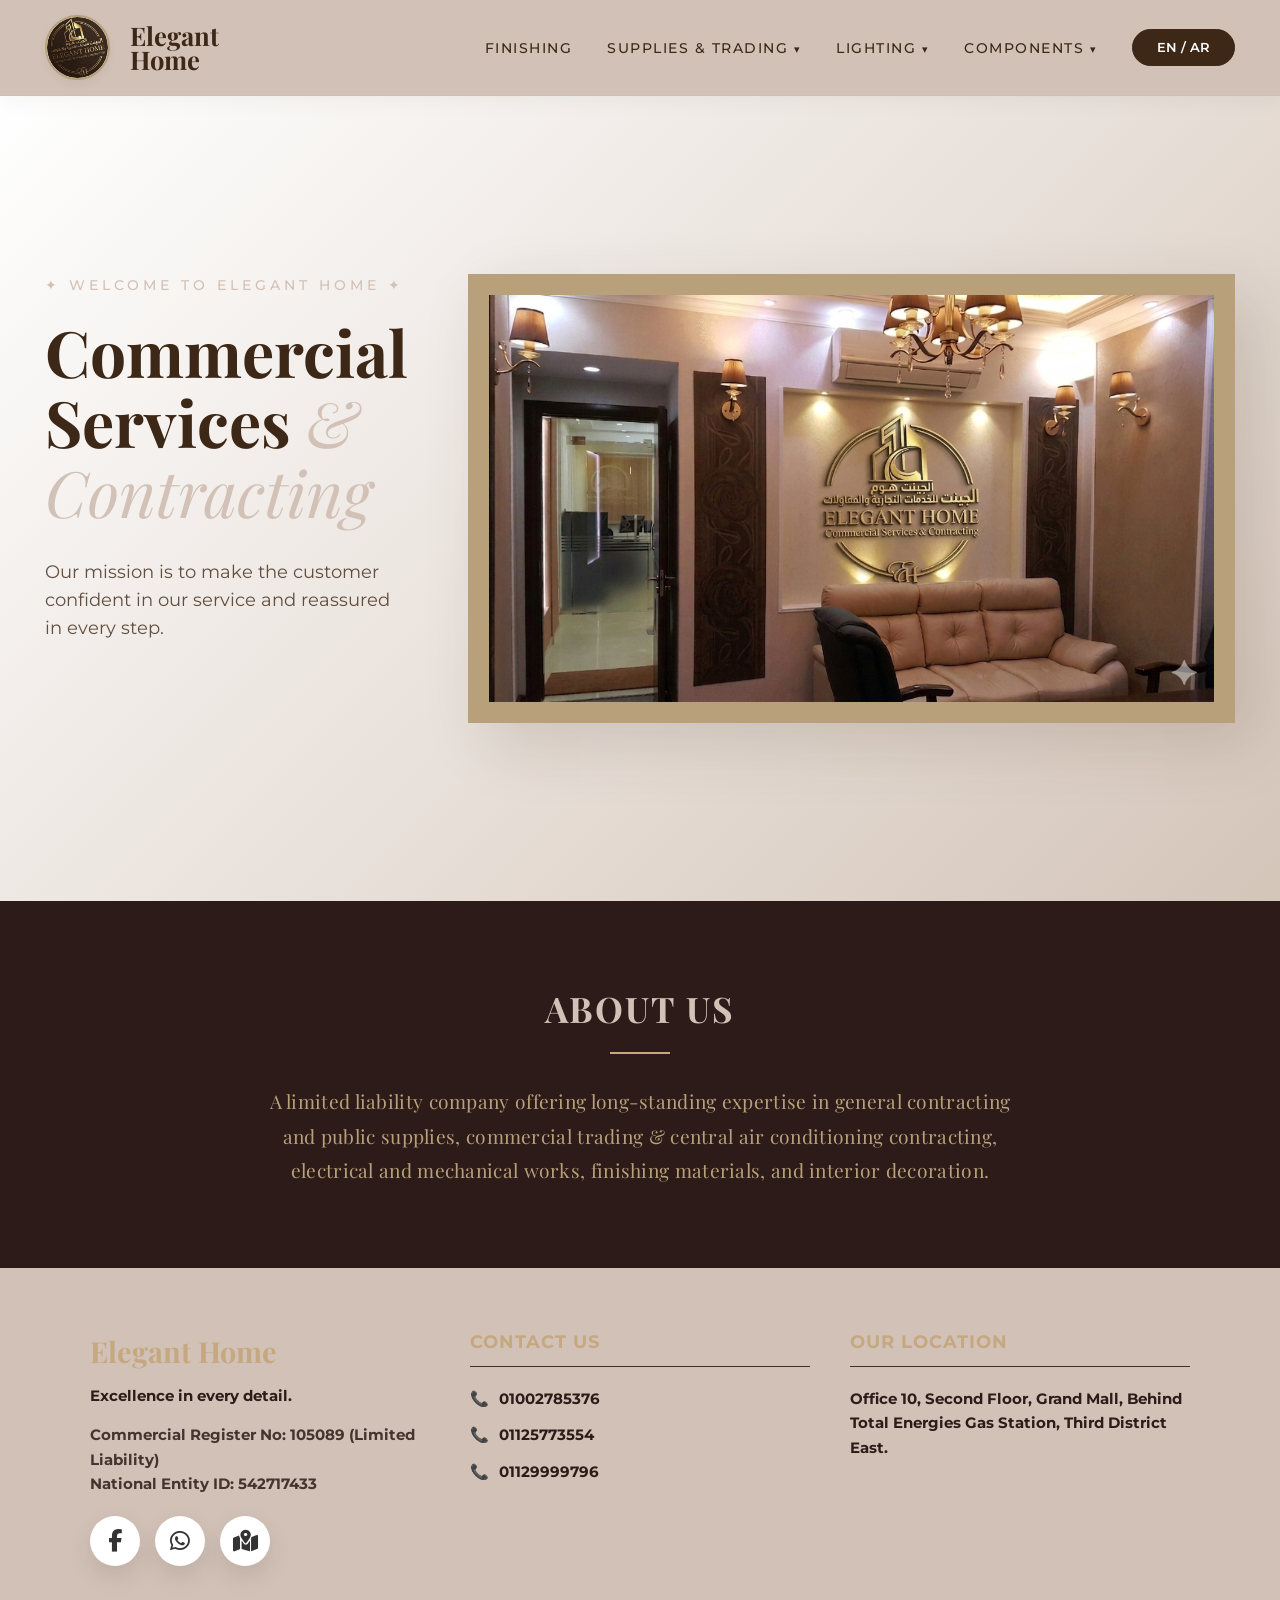
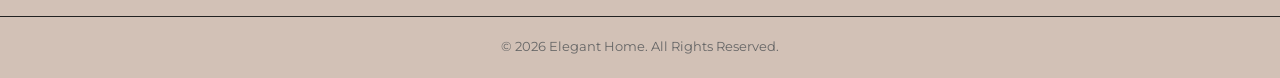
<file: index.html>
<!DOCTYPE html>
<html lang="en" dir="ltr">

<head>
    <meta charset="UTF-8">
    <meta name="viewport" content="width=device-width, initial-scale=1.0">
    <title>Elegant Home | Commercial Services & Contracting</title>
    <link
        href="https://fonts.googleapis.com/css2?family=Playfair+Display:ital,wght@0,400;0,700;1,400&family=Montserrat:wght@300;400;500;600&display=swap"
        rel="stylesheet">
    <link rel="stylesheet" href="style.css">
    <link rel="stylesheet" href="https://cdnjs.cloudflare.com/ajax/libs/font-awesome/6.4.0/css/all.min.css">
</head>

<body class="lang-en">

    <header>
        <nav class="container nav-container">
            <div class="brand">
                <img src="logo.png" alt="Logo" class="nav-logo">
                <div class="brand-text">
                    <h2 id="brand-name">Elegant</h2>
                    <h2 id="brand-sub">Home</h2>
                </div>
            </div>

            <button class="menu-toggle" id="menuToggle" aria-label="Toggle navigationMenu">
                <i class="fa-solid fa-bars"></i>
            </button>

            <ul class="nav-links" id="navLinks">
                <li><a href="finishing.html" id="nav-finishing" class="nav-item">FINISHING</a></li>

                <li class="dropdown">
                    <a href="supplies&trading.html" id="nav-supplies" class="nav-item">SUPPLIES & TRADING
                        <small>▾</small></a>
                    <div class="dropdown-content">
                        <a href="supplies&trading.html#sanshe" id="sub-san">Sanshe Sharm</a>
                        <a href="supplies&trading.html#osa" id="sub-osa">Osa</a>
                        <a href="supplies&trading.html#sharm" id="sub-sha">Sharm Electrical</a>
                        <a href="supplies&trading.html#venus" id="sub-ven">Venus</a>
                    </div>
                </li>

                <li class="dropdown">
                    <a href="lighting.html" id="nav-lighting" class="nav-item">LIGHTING <small>▾</small></a>
                    <div class="dropdown-content">
                        <a href="lighting.html#LED" id="sub-led">LED Lighting</a>
                        <a href="lighting.html#Indor" id="sub-indor">Indor Lighting</a>
                        <a href="lighting.html#Outdor" id="sub-outdor">Outdor Lighting</a>
                    </div>
                </li>

                <li class="dropdown">
                    <a href="components.html" id="nav-components" class="nav-item">COMPONENTS <small>▾</small></a>
                    <div class="dropdown-content">
                        <a href="components.html#Electrical" id="sub-elec">Electrical</a>
                        <a href="components.html#Exhaust Fans" id="sub-fans">Exhaust Fans</a>
                    </div>
                </li>

                <li><button class="lang-switch" id="langBtn">EN / AR</button></li>
            </ul>
        </nav>
    </header>

    <main class="hero">
        <div class="container hero-grid">
            <div class="hero-text">
                <h4 id="welcome-text">✦ WELCOME TO ELEGANT HOME ✦</h4>
                <h1 id="main-title">Commercial Services <i>& Contracting</i></h1>
                <p id="description">
                    Our mission is to make the customer
                    confident in our service and reassured
                    in every step.
                </p>
            </div>

            <div class="hero-image-area">
                <div class="image-frame">
                    <img src="office_interior.jpg" alt="Office Interior" class="fit-image">
                </div>
            </div>
        </div>
    </main>

    <section class="about-section">
        <div class="container about-container">
            <div class="about-header">
                <h2 id="about-title" data-en="ABOUT US" data-ar="من نحن">ABOUT US</h2>
                <div class="title-divider"></div>
            </div>
            <div class="about-content">
                <p id="about-text"
                    data-en="A limited liability company offering long-standing expertise in general contracting and public supplies, commercial trading & central air conditioning contracting, electrical and mechanical works, finishing materials, and interior decoration."
                    data-ar="شركة ذات مسؤولية محدودة تقدم لكم خبراتها الطويلة في المجالات التالية: المقاولات العامة والتوريدات العمومية، تجارة ومقاولات أعمال التكيف المركزي، والأعمال الكهربائية والمكانيكية، ومواد التشطيبات، وأعمال الديكور الداخلية.">
                    A limited liability company offering long-standing expertise in general contracting and public
                    supplies, commercial trading & central air conditioning contracting, electrical and mechanical
                    works, finishing materials, and interior decoration.
                </p>
            </div>
        </div>
    </section>

    <footer>
        <div class="container footer-container">

            <div class="footer-col footer-brand-info">
                <h3>Elegant Home</h3>
                <p id="footer-tagline" data-en="Excellence in every detail." data-ar="التميز في كل تفصيل.">Excellence in
                    every detail.</p>

                <div class="commercial-info"
                    style="margin-top: 15px; font-size: 0.9rem; line-height: 1.6; color: var(--off-white, #F9F7F2); opacity: 0.85;">
                    <p id="footer-commercial-reg" data-en="Commercial Register No: 105089 (Limited Liability)"
                        data-ar="مستخرج سجل تجاري رقم : ١٠٥٠٨٩ (ذات مسئولية محدودة)">
                        Commercial Register No: 105089 (Limited Liability)
                    </p>
                    <p id="footer-national-id" data-en="National Entity ID: 542717433"
                        data-ar="الرقم القومي للمنشآة:  ٥٤٢٧١٧٤٣٣">
                        National Entity ID: 542717433
                    </p>
                </div>

                <ul class="video-social-menu">
                    <li class="video-social-item" style="--clr:#1877F2;">
                        <a href="https://www.facebook.com/share/17Yy87tutK/" target="_blank">
                            <i class="fa-brands fa-facebook-f video-icon"></i>
                            <span class="video-title" data-en="Facebook" data-ar="فيسبوك">Facebook</span>
                        </a>
                    </li>
                    <li class="video-social-item" style="--clr:#25D366;">
                        <a href="https://wa.me/201143925505" target="_blank">
                            <i class="fa-brands fa-whatsapp video-icon"></i>
                            <span class="video-title" data-en="WhatsApp" data-ar="واتساب">WhatsApp</span>
                        </a>
                    </li>
                    <li class="video-social-item" style="--clr:#4285F4;">
                        <a href="https://maps.app.goo.gl/imaVHF8WGBqpA6VdA?g_st=iw" target="_blank">
                            <i class="fa-solid fa-map-location-dot video-icon"></i>
                            <span class="video-title" data-en="Google Maps" data-ar="خرائط جوجل">Google Maps</span>
                        </a>
                    </li>
                </ul>
            </div>

            <div class="footer-col">
                <h4 id="footer-contact-title" data-en="Contact Us" data-ar="اتصل بنا">Contact Us</h4>
                <ul class="contact-list">
                    <li>
                        <span class="icon">📞</span>
                        <a href="tel:01002785376" class="phone-link"><span class="phone-num">01002785376</span></a>
                    </li>
                    <li>
                        <span class="icon">📞</span>
                        <a href="tel:01125773554" class="phone-link"><span class="phone-num">01125773554</span></a>
                    </li>
                    <li>
                        <span class="icon">📞</span>
                        <a href="tel:01129999796" class="phone-link"><span class="phone-num">01129999796</span></a>
                    </li>
                </ul>
            </div>

            <div class="footer-col">
                <h4 id="footer-location-title" data-en="Our Location" data-ar="موقعنا">Our Location</h4>
                <p id="footer-address"
                    data-en="Office 10, Second Floor, Grand Mall, Behind Total Energies Gas Station, Third District East."
                    data-ar="العنوان: مكتب ١٠ الدور الثاني، جراند مول خلف بنزينه توتال الحي الثالث شرق.">
                    Office 10, Second Floor, Grand Mall, Behind Total Energies Gas Station, Third District East.
                </p>
            </div>

        </div>

        <div class="footer-bottom">
            <p>© 2026 Elegant Home. All Rights Reserved.</p>
        </div>
    </footer>
    <button id="scrollToTopBtn" aria-label="Scroll to top" title="Go to top">✦</button>

    <style>
        /* Specific elements color configuration to fix mobile and tablet visibility */
        header {
            background-color: #D2C1B6 !important;
        }

        .hero-text h4 {
            color: #D2C1B6 !important;
        }

        .hero-text h1 i {
            color: #D2C1B6 !important;
        }

        .about-header h2 {
            color: #D2C1B6 !important;
        }

        /* Ensures the brand setup remains pinned horizontally to the left regardless of RTL context states */
        body.rtl .nav-container {
            flex-direction: row !important;
        }

        body.rtl .brand {
            flex-direction: row !important;
            margin-right: auto;
        }

        body.rtl .nav-links {
            flex-direction: row-reverse !important;
        }

        /* Matches footer background to the luxury portfolio theme palette variables */
        footer {
            background-color: #D2C1B6 !important;
            color: var(--off-white, #F9F7F2);
        }

        /* Ensures perfect symmetrical centering inside About section across English and Arabic layout modes */
        .about-container,
        .about-header,
        .about-content {
            text-align: center !important;
        }

        /* Displays premium layout typography for clear clarity in description text */
        #about-text {
            font-family: 'Playfair Display', serif !important;
            font-size: 1.2rem;
            line-height: 1.8;
            letter-spacing: 0.3px;
            max-width: 850px;
            margin: 0 auto;
            color: #B8A07A;
        }

        /* Formats layout direction formatting when Arabic switch context goes active */
        body.rtl #about-text {
            font-size: 1.35rem;
            line-height: 1.9;
        }

        /* Scroll to Top Button Styling */
        #scrollToTopBtn {
            position: fixed;
            bottom: 30px;
            right: 30px;
            z-index: 999;
            width: 50px;
            height: 50px;
            background-color: var(--dark-brown, #2C1B18);
            color: var(--gold, #C5A059);
            border: 2px solid var(--gold, #C5A059);
            border-radius: 50%;
            font-size: 1.5rem;
            cursor: pointer;
            display: flex;
            align-items: center;
            justify-content: center;
            box-shadow: 0 4px 15px rgba(0, 0, 0, 0.4);

            /* Animation States */
            opacity: 0;
            visibility: hidden;
            transform: translateY(20px);
            transition: opacity 0.4s ease, transform 0.4s ease, visibility 0.4s ease, background-color 0.3s ease, color 0.3s ease;
        }

        /* Show State triggered by JavaScript */
        #scrollToTopBtn.show {
            opacity: 1;
            visibility: visible;
            transform: translateY(0);
        }

        /* Elegant Hover Transition effect */
        #scrollToTopBtn:hover {
            background-color: var(--gold, #C5A059);
            color: var(--dark-brown, #2C1B18);
            box-shadow: 0 6px 20px rgba(197, 160, 89, 0.4);
        }

        /* Dynamic Adjustments for RTL/Arabic layout structure */
        body.rtl #scrollToTopBtn {
            right: auto;
            left: 30px;
        }

        /* Responsive Breakpoints: Tablet (iPad) & Mobile Devices */
        @media (max-width: 768px) {
            #scrollToTopBtn {
                bottom: 20px;
                right: 20px;
                width: 44px;
                height: 44px;
                font-size: 1.25rem;
            }

            body.rtl #scrollToTopBtn {
                right: auto;
                left: 20px;
            }
        }

        /* -------------------------------------------------------------
           تنسيقات تأثير أيقونات التواصل الاجتماعي الحركي (Hover / Active Effect)
           ------------------------------------------------------------- */
        .video-social-menu {
            display: flex;
            gap: 15px;
            padding: 0;
            margin: 20px 0 0 0;
            list-style: none;
            align-items: center;
        }

        .video-social-item {
            position: relative;
            list-style: none;
            width: 50px;
            height: 50px;
            background: #ffffff;
            border-radius: 60px;
            cursor: pointer;
            box-shadow: 0 10px 25px rgba(0, 0, 0, 0.1);
            transition: width 0.4s ease, background-color 0.4s ease;
            overflow: hidden;
            -webkit-tap-highlight-color: transparent;
        }

        /* Hover animation rule for desktops and Active rule for touch mobile pointers */
        .video-social-item:hover,
        .video-social-item.expanded {
            width: 160px;
            background-color: var(--clr);
        }

        .video-social-item a {
            display: flex;
            align-items: center;
            justify-content: flex-start;
            width: 100%;
            height: 100%;
            text-decoration: none;
            color: #333;
        }

        .video-social-item .video-icon {
            position: relative;
            display: flex;
            align-items: center;
            justify-content: center;
            min-width: 50px;
            height: 50px;
            font-size: 1.4rem;
            transition: color 0.4s ease, transform 0.4s ease;
        }

        .video-social-item:hover .video-icon,
        .video-social-item.expanded .video-icon {
            color: #fff;
            transform: rotate(360deg);
        }

        .video-social-item .video-title {
            position: relative;
            padding-left: 5px;
            font-family: 'Montserrat', sans-serif;
            font-weight: 500;
            font-size: 0.95rem;
            letter-spacing: 0.05em;
            transition: color 0.4s ease, opacity 0.4s ease, visibility 0.4s ease;
            opacity: 0;
            visibility: hidden;
            white-space: nowrap;
        }

        /* Adjust alignment metrics context when document direction switches to RTL */
        body.rtl .video-social-item .video-title {
            font-family: Arial, sans-serif;
            padding-left: 0;
            padding-right: 5px;
        }

        .video-social-item:hover .video-title,
        .video-social-item.expanded .video-title {
            color: #fff;
            opacity: 1;
            visibility: visible;
        }

        /* --- MOBILE LOGIC FOR NAVIGATION --- */
        .menu-toggle {
            display: none;
            background: none;
            border: none;
            color: var(--luxury-brown, #3D2817);
            font-size: 1.6rem;
            cursor: pointer;
        }

        @media (max-width: 991px) {

            /* Apply custom backgrounds on smaller screen queries to guarantee styling override */
            header {
                background-color: #D2C1B6 !important;
            }

            .menu-toggle {
                display: block;
            }

            .nav-links {
                display: none;
                flex-direction: column;
                position: absolute;
                top: 100%;
                left: 0;
                width: 100%;
                background: var(--luxury-beige);
                padding: 20px;
                gap: 20px;
                box-shadow: 0 10px 20px rgba(0, 0, 0, 0.1);
                border-top: 1px solid rgba(184, 160, 122, 0.2);
            }

            .nav-links.active {
                display: flex;
            }

            .dropdown-content {
                position: relative;
                top: 0;
                box-shadow: none;
                background: rgba(255, 255, 255, 0.4);
                width: 100%;
                margin-top: 10px;
            }

            .dropdown:hover .dropdown-content {
                display: block;
            }

            /* Keep structural layouts optimized when dropdown responsive menus match mobile displays in RTL rules */
            body.rtl .nav-links {
                flex-direction: column !important;
            }
        }
    </style>

    <script>
        document.addEventListener("DOMContentLoaded", function () {
            const scrollBtn = document.getElementById("scrollToTopBtn");
            const menuToggle = document.getElementById("menuToggle");
            const navLinks = document.getElementById("navLinks");
            const socialItems = document.querySelectorAll(".video-social-item");

            // Mobile menu toggle click handling
            menuToggle.addEventListener("click", function () {
                navLinks.classList.toggle("active");
            });

            // Monitor window scroll coordinates to reveal or conceal button
            window.addEventListener("scroll", function () {
                if (window.pageYOffset > 300) {
                    scrollBtn.classList.add("show");
                } else {
                    scrollBtn.classList.remove("show");
                }
            });

            // Smooth linear animation scroll interaction
            scrollBtn.addEventListener("click", function () {
                window.scrollTo({
                    top: 0,
                    behavior: "smooth"
                });
            });

            // Touch interaction logic for mobile devices to cleanly trigger button expansions
            socialItems.forEach(item => {
                item.addEventListener("touchstart", function (e) {
                    // Check if it's already expanded
                    if (!this.classList.contains("expanded")) {
                        e.preventDefault(); // Stop immediate link redirect
                        // Collapse any other open items
                        socialItems.forEach(i => i.classList.remove("expanded"));
                        // Expand current item
                        this.classList.add("expanded");
                    }
                }, { passive: false });
            });

            // Collapse social handles instantly when user taps anywhere else on the interface
            document.addEventListener("touchstart", function (e) {
                if (!e.target.closest(".video-social-item")) {
                    socialItems.forEach(item => item.classList.remove("expanded"));
                }
            }, { passive: true });

        });

    </script>

    <script src="script.js"></script>
</body>

</html>
</file>
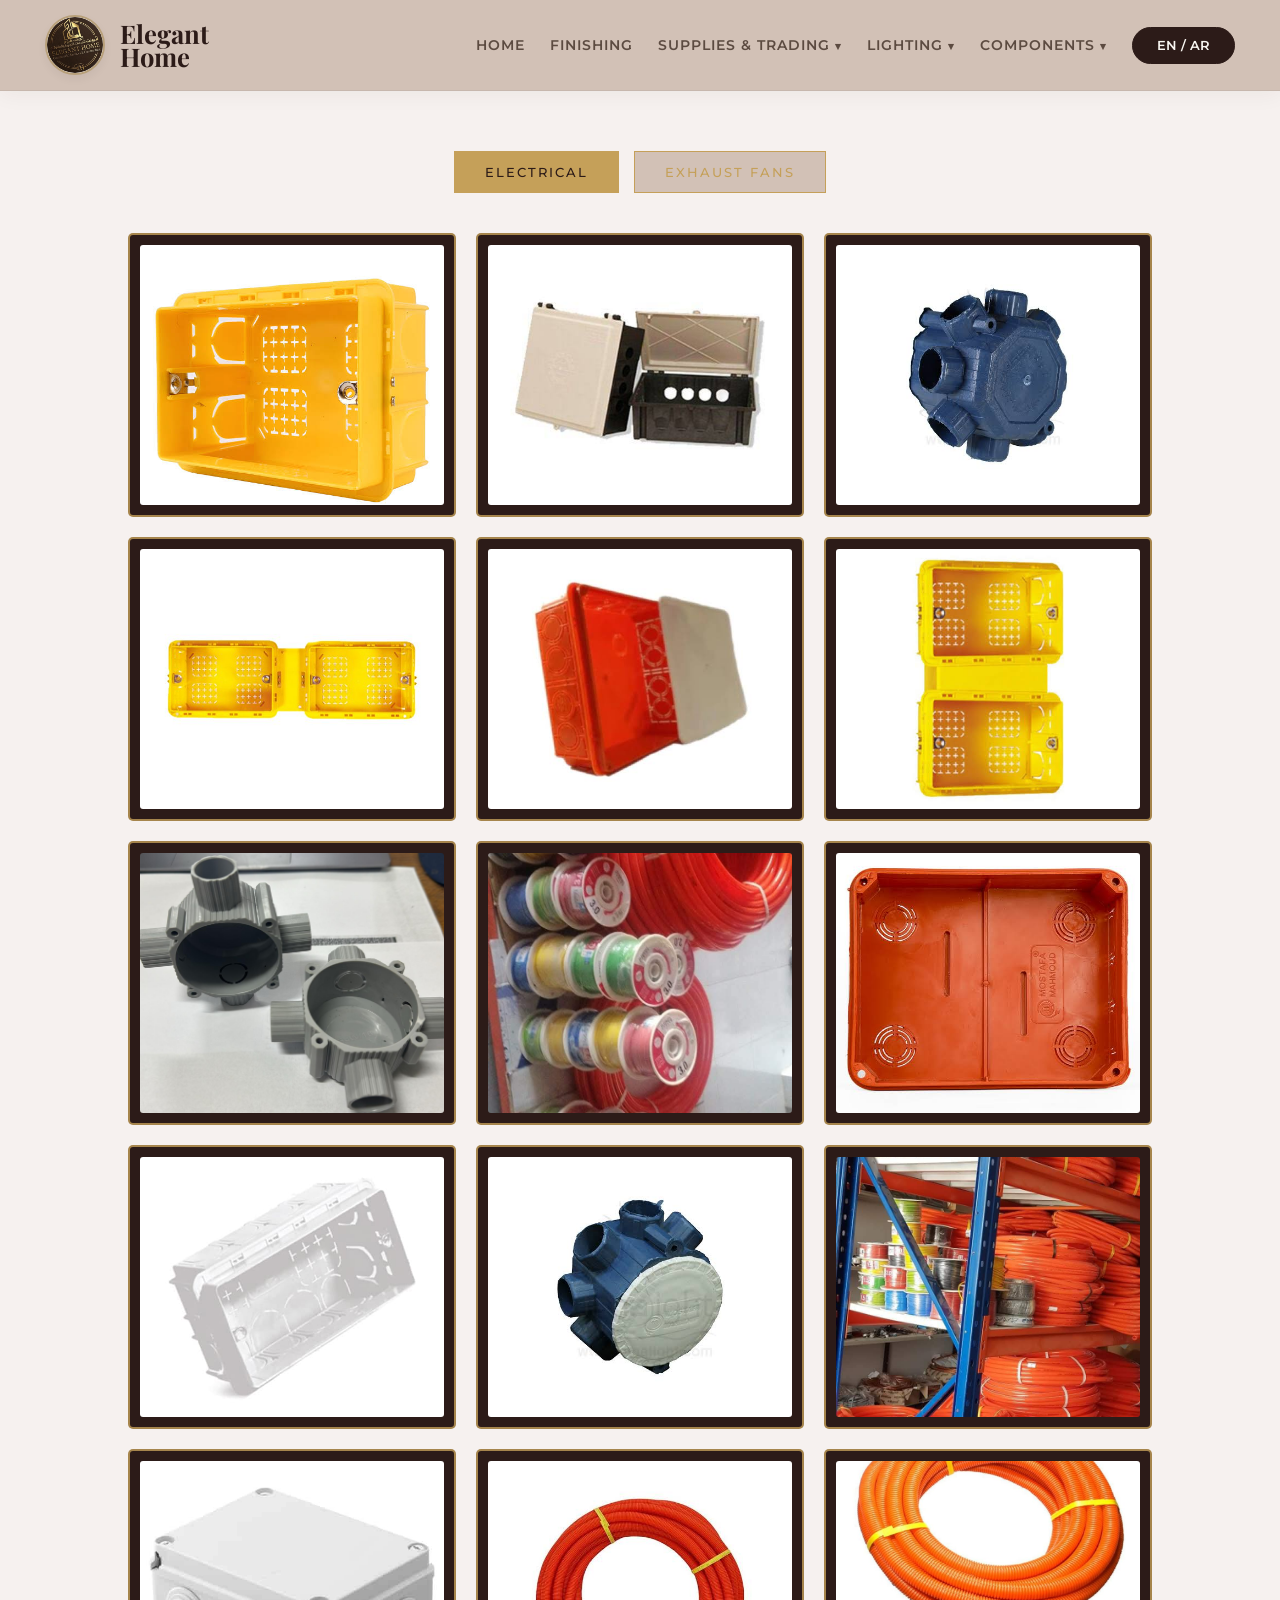
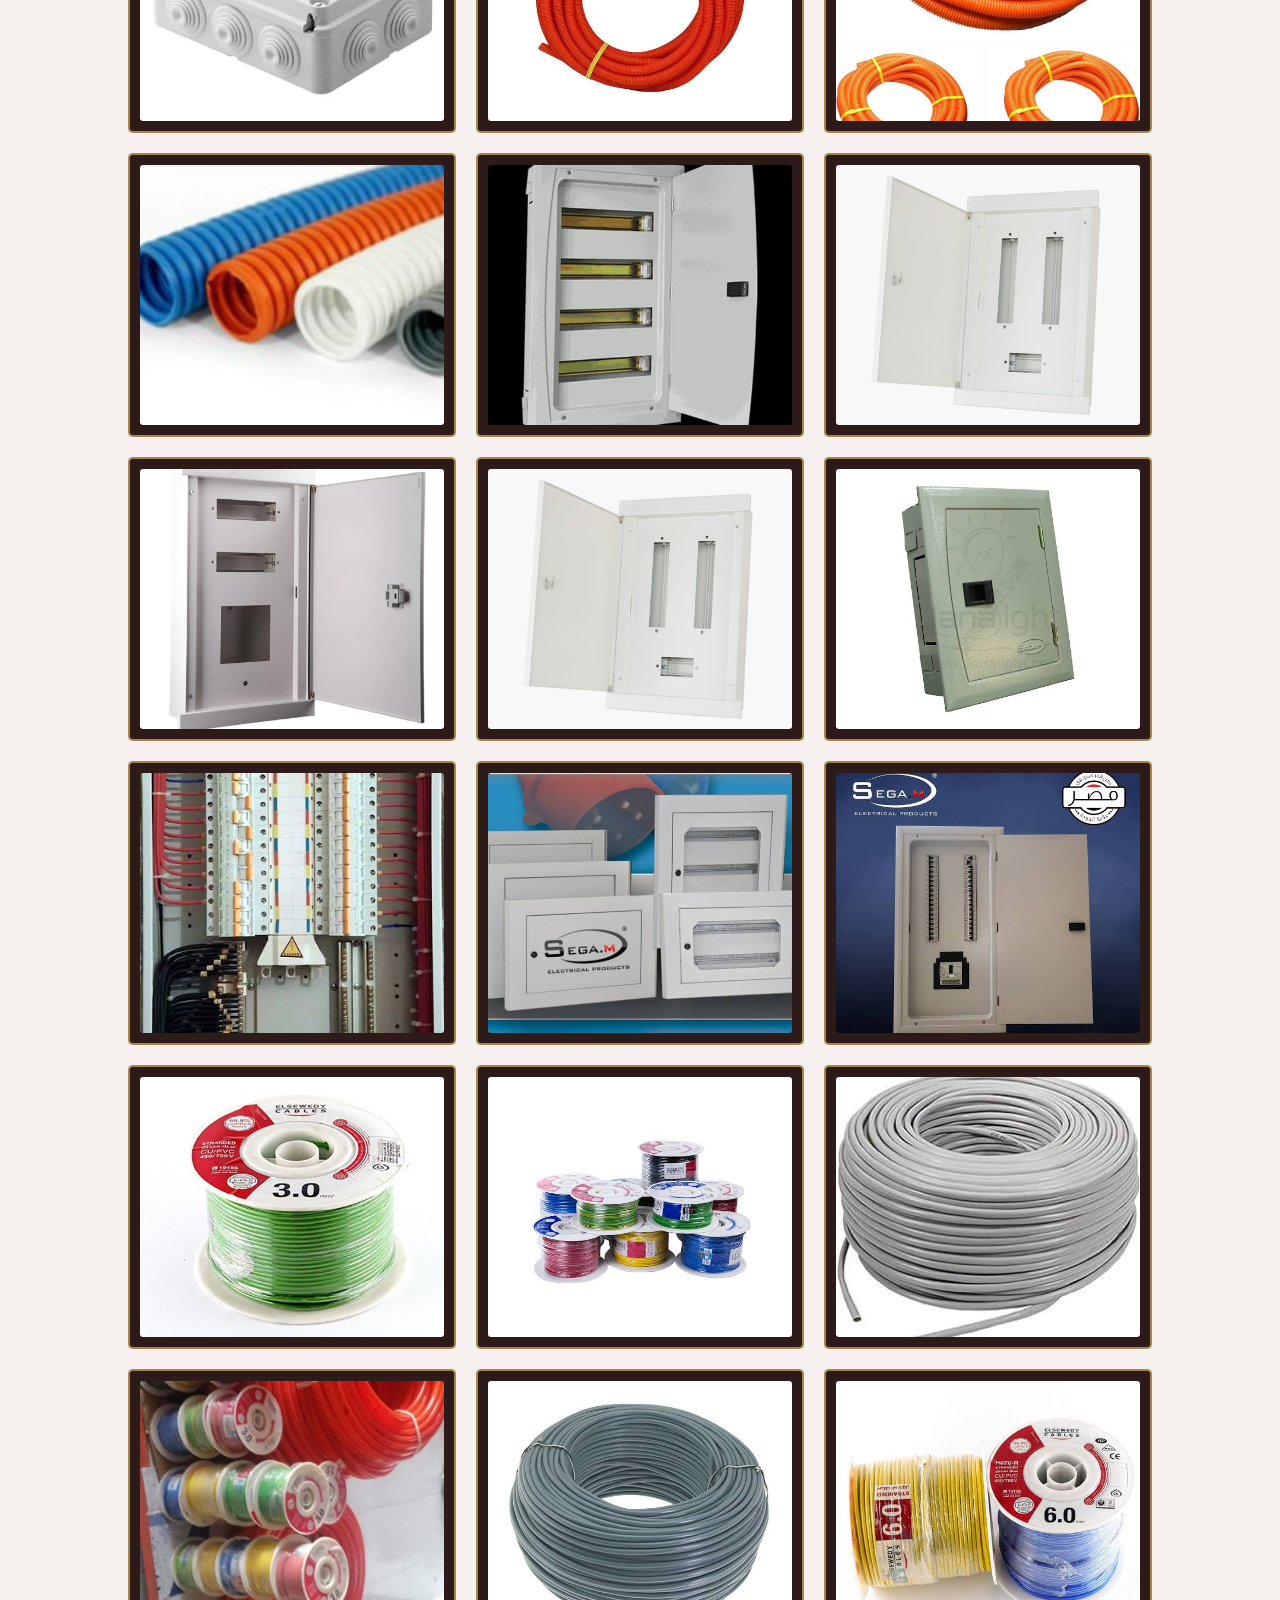
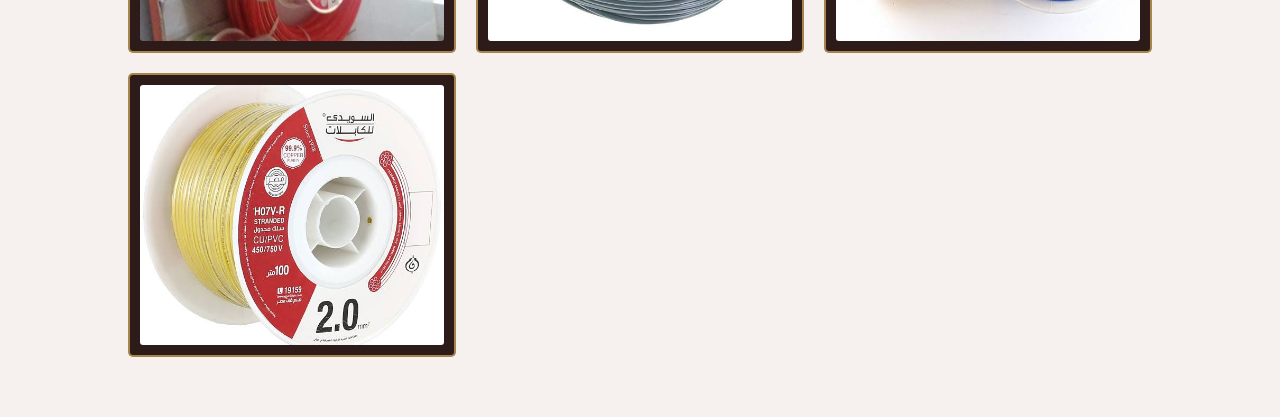
<file: components.html>
<!DOCTYPE html>
<html lang="en">

<head>
    <meta charset="UTF-8">
    <meta name="viewport" content="width=device-width, initial-scale=1.0">
    <title>Electrical Components | Elegant Home</title>
    <link
        href="https://fonts.googleapis.com/css2?family=Playfair+Display:ital,wght@0,400;0,700;1,400&family=Montserrat:wght@200;300;400;500;600&display=swap"
        rel="stylesheet">
    <link rel="stylesheet" href="style.css">
    <link rel="stylesheet" href="https://cdn.jsdelivr.net/npm/swiper@11/swiper-bundle.min.css" />

    <style>
        :root {
            --dark-brown: #2C1B18;
            --gold: #C5A059;
            --off-white: #F9F7F2;
            --deep-shadow: rgba(0, 0, 0, 0.4);
            --glass: rgba(255, 255, 255, 0.03);
            --muted-text: #B0A8A6;
            --dark-espresso: #5c4b41;
            --navbar-white: #ffffff;
            --node: #D2C1B6;
        }

        * {
            box-sizing: border-box;
            margin: 0;
            padding: 0;
        }

        body {
            background-color: #f6f1ef;
            color: var(--off-white);
            font-family: 'Montserrat', sans-serif;
            overflow-x: hidden;
        }

        body.rtl {
            direction: rtl;
        }

        /* Circular Gold Frame Navbar */
        header {
            background: #D2C1B6;
            padding: 15px 0;
            border-bottom: 1px solid rgba(0, 0, 0, 0.05);
            position: relative;
            z-index: 100;
        }

        .nav-container {
            max-width: 1250px;
            margin: 0 auto;
            padding: 0 30px;
            display: flex;
            justify-content: space-between;
            align-items: center;
        }

        .brand {
            display: flex;
            align-items: center;
            gap: 15px;
            text-decoration: none;
        }

        .nav-logo {
            width: 60px;
            height: 60px;
            border-radius: 50%;
            border: 2px solid #B8A07A;
            padding: 0;
            object-fit: contain;
            background-color: white;
            display: block;
        }

        .brand-text h2 {
            font-family: 'Playfair Display', serif;
            font-size: 1.6rem;
            color: var(--dark-brown);
            line-height: 0.9;
            margin: 0;
        }

        .nav-links {
            display: flex;
            align-items: center;
            list-style: none;
            gap: 25px;
            margin: 0;
        }

        .nav-item {
            text-decoration: none;
            color: var(--dark-espresso);
            font-size: 0.85rem;
            font-weight: 600;
            letter-spacing: 1px;
            transition: 0.3s ease;
        }

        .nav-item:hover,
        .nav-item.active {
            color: #B8A07A;
        }

        /* Gold Pill Button */
        .lang-switch {
            background: var(--dark-brown);
            color: var(--off-white);
            border: 1px solid var(--dark-brown);
            padding: 10px 24px;
            font-family: 'Montserrat', sans-serif;
            font-weight: 600;
            font-size: 0.8rem;
            border-radius: 50px;
            cursor: pointer;
            transition: all 0.3s ease;
        }

        .lang-switch:hover {
            background: transparent;
            color: var(--dark-brown);
        }

        /* --- MOBILE MENU TOGGLE GRAPHIC --- */
        .menu-toggle {
            display: none;
            background: none;
            border: none;
            cursor: pointer;
            padding: 10px;
        }

        .hamburger-icon {
            display: block;
            width: 25px;
            height: 3px;
            background: var(--dark-espresso);
            position: relative;
            transition: background 0.3s ease;
        }

        .hamburger-icon::before,
        .hamburger-icon::after {
            content: '';
            position: absolute;
            width: 25px;
            height: 3px;
            background: var(--dark-espresso);
            left: 0;
            transition: transform 0.3s ease;
        }

        .hamburger-icon::before {
            top: -8px;
        }

        .hamburger-icon::after {
            bottom: -8px;
        }


        /* RTL Navbar Flow Directions */
        body.rtl .nav-container {
            flex-direction: row;
        }

        body.rtl .nav-links {
            flex-direction: row-reverse;
        }

        /* --- PORTFOLIO GALLERY STYLES --- */
        .tabs-section {
            padding: 60px 10%;
            text-align: center;
        }

        .tab-buttons {
            display: flex;
            justify-content: center;
            gap: 15px;
            margin-bottom: 40px;
            flex-wrap: wrap;
        }

        .tab-btn {
            background: #D2C1B6;
            border: 1px solid var(--gold);
            color: var(--gold);
            padding: 12px 30px;
            cursor: pointer;
            font-family: 'Montserrat', sans-serif;
            font-weight: 500;
            letter-spacing: 2px;
            transition: 0.4s;
        }

        .tab-btn.active,
        .tab-btn:hover {
            background: var(--gold) !important;
            color: var(--dark-brown);
        }

        .tab-content {
            display: none;
            animation: fadeIn 0.8s ease;
        }

        .tab-content.active {
            display: block;
        }

        .gallery-grid {
            display: grid;
            grid-template-columns: repeat(auto-fill, minmax(250px, 1fr));
            gap: 20px;
        }

        .gallery-card {
            background: var(--dark-brown);
            border: 2px solid rgba(197, 160, 89, 0.8);
            padding: 10px;
            border-radius: 5px;
            transition: 0.3s;
            cursor: pointer;
        }

        .gallery-card:hover {
            transform: translateY(-5px);
            border-color: var(--gold);
        }

        .gallery-img {
            width: 100%;
            height: 260px;
            background-size: cover;
            background-repeat: no-repeat;
            background-position: center;
            border-radius: 3px;
        }

        @keyframes fadeIn {
            from {
                opacity: 0;
                transform: translateY(10px);
            }

            to {
                opacity: 1;
                transform: translateY(0);
            }
        }

        /* --- MOBILE RESPONSIVE MEDIA BREAKPOINTS --- */
        @media (max-width: 768px) {
            .nav-container {
                padding: 0 20px;
            }

            .brand-text h2 {
                font-size: 1.3rem;
            }

            .nav-logo {
                width: 45px;
                height: 45px;
            }

            .menu-toggle {
                display: block;
                z-index: 110;
            }

            /* Stack vertical dropdown menu container */
            .nav-links {
                display: none;
                flex-direction: column !important;
                /* Force vertical column flow */
                position: absolute;
                top: 100%;
                left: 0;
                width: 100%;
                background: #D2C1B6;
                padding: 30px 20px;
                gap: 20px;
                box-shadow: 0 10px 25px rgba(0, 0, 0, 0.3);
                border-top: 1px solid rgba(0, 0, 0, 0.05);
                text-align: center;
                z-index: 99;
            }

            /* Keeps Arabic items stacked sequentially vertically like English without layout inversion */
            body.rtl .nav-links {
                flex-direction: column !important;
            }

            .nav-links.active {
                display: flex;
            }

            .nav-item {
                font-size: 1rem;
                display: block;
                padding: 5px 0;
            }

            .lang-switch {
                width: 100%;
                max-width: 200px;
                margin: 5px auto 0 auto;
            }

            /* Main Content Adjustments */
            .tabs-section {
                padding: 40px 20px;
            }

            .tab-buttons {
                gap: 10px;
                margin-bottom: 30px;
            }

            .tab-btn {
                background: #D2C1B6 !important;
                padding: 10px 16px;
                font-size: 0.8rem;
                letter-spacing: 1px;
                flex: 1 1 calc(50% - 10px);
                min-width: 130px;
            }

            .tab-btn.active,
            .tab-btn:hover {
                background: var(--gold) !important;
                color: var(--dark-brown);
            }

            /* Adaptive Grid Scaling */
            .gallery-grid {
                grid-template-columns: repeat(auto-fill, minmax(140px, 1fr));
                gap: 12px;
            }

            .gallery-card {
                padding: 6px;
            }

            .gallery-img {
                height: 160px;
            }
        }

        /* FLOATING SCROLL TO TOP BUTTON */
        #scrollToTopBtn {
            position: fixed !important;
            bottom: 30px !important;
            right: 30px !important;
            z-index: 99999 !important;
            /* Forces layout stacking over all grids and wrappers */
            width: 50px;
            height: 50px;
            background-color: var(--dark-brown, #2C1B18);
            color: var(--gold, #C5A059);
            border: 2px solid var(--gold, #C5A059);
            border-radius: 50%;
            font-size: 1.5rem;
            cursor: pointer;
            display: flex;
            align-items: center;
            justify-content: center;
            box-shadow: 0 4px 15px rgba(0, 0, 0, 0.5);

            /* Animation States */
            opacity: 0;
            visibility: hidden;
            transform: translateY(20px);
            transition: opacity 0.4s ease, transform 0.4s ease, visibility 0.4s ease, background-color 0.3s ease, color 0.3s ease;
        }

        #scrollToTopBtn.show {
            opacity: 1 !important;
            visibility: visible !important;
            transform: translateY(0) !important;
        }

        #scrollToTopBtn:hover {
            background-color: var(--gold, #C5A059);
            color: var(--dark-brown, #2C1B18);
            box-shadow: 0 6px 20px rgba(197, 160, 89, 0.5);
        }

        body.rtl #scrollToTopBtn {
            right: auto !important;
            left: 30px !important;
        }

        @media (max-width: 768px) {
            #scrollToTopBtn {
                bottom: 20px !important;
                right: 20px !important;
                width: 46px;
                height: 46px;
                font-size: 1.3rem;
            }

            body.rtl #scrollToTopBtn {
                right: auto !important;
                left: 20px !important;
            }
        }

        /* --- SWIPER GALLERY LIGHTBOX MODAL SYSTEM --- */
        .gallery-lightbox {
            position: fixed;
            top: 0;
            left: 0;
            width: 100vw;
            height: 100vh;
            background: rgba(44, 27, 24, 0.95);
            z-index: 100000;
            display: flex;
            align-items: center;
            justify-content: center;
            opacity: 0;
            visibility: hidden;
            transition: opacity 0.4s ease, visibility 0.4s ease;
        }

        .gallery-lightbox.open {
            opacity: 1;
            visibility: visible;
        }

        .lightbox-close {
            position: absolute;
            top: 25px;
            right: 35px;
            background: none;
            border: none;
            color: var(--gold);
            font-size: 2.5rem;
            cursor: pointer;
            z-index: 100002;
            transition: transform 0.2s;
        }

        .lightbox-close:hover {
            transform: scale(1.1);
        }

        body.rtl .lightbox-close {
            right: auto;
            left: 35px;
        }

        .swiper-container-wrapper {
            width: 100%;
            max-width: 1100px;
            padding: 40px 0;
            overflow: hidden;
        }

        .gallery-swiper {
            width: 100%;
            padding-top: 50px;
            padding-bottom: 50px;
        }

        .gallery-swiper .swiper-slide {
            background-position: center;
            background-size: cover;
            width: 300px;
            height: 400px;
            border: 3px solid var(--gold);
            border-radius: 8px;
            box-shadow: 0 15px 50px rgba(0, 0, 0, 0.6);
        }

        @media (max-width: 768px) {
            .gallery-swiper .swiper-slide {
                width: 220px;
                height: 300px;
            }

            .lightbox-close {
                top: 15px;
                right: 20px;
                font-size: 2rem;
            }

            body.rtl .lightbox-close {
                right: auto;
                left: 20px;
            }
        }

        /* Swiper Customize Controls */
        .gallery-swiper .swiper-pagination-bullet {
            background: var(--off-white);
            opacity: 0.5;
        }

        .gallery-swiper .swiper-pagination-bullet-active {
            background: var(--gold) !important;
            opacity: 1;
        }

        .gallery-swiper .swiper-button-next,
        .gallery-swiper .swiper-button-prev {
            color: var(--gold) !important;
        }
    </style>
</head>

<body>
    <button id="scrollToTopBtn" aria-label="Scroll to top" title="Go to top">✦</button>

    <header>
        <nav class="nav-container">
            <div class="brand">
                <img src="logo.png" alt="Logo" class="nav-logo">
                <div class="brand-text">
                    <h2 id="brand-name">Elegant</h2>
                    <h2 id="brand-sub">Home</h2>
                </div>
            </div>

            <button class="menu-toggle" id="menuToggle" aria-label="Toggle navigation">
                <span class="hamburger-icon"></span>
            </button>

            <ul class="nav-links" id="navLinks">
                <li><a href="index.html" id="nav-home" class="nav-item">HOME</a></li>
                <li><a href="finishing.html" id="nav-finishing" class="nav-item">FINISHING</a></li>

                <li class="dropdown">
                    <a href="supplies&trading.html" id="nav-supplies" class="nav-item">SUPPLIES & TRADING
                        <small>▾</small></a>
                    <div class="dropdown-content">
                        <a href="supplies&trading.html#sanshe" id="sub-san">Sanshe Sharm</a>
                        <a href="supplies&trading.html#osa" id="sub-osa">Osa</a>
                        <a href="supplies&trading.html#sharm" id="sub-sha">Sharm Electrical</a>
                        <a href="supplies&trading.html#venus" id="sub-ven">Venus</a>
                    </div>
                </li>

                <li class="dropdown">
                    <a href="lighting.html" id="nav-lighting" class="nav-item">LIGHTING <small>▾</small></a>
                    <div class="dropdown-content">
                        <a href="lighting.html#LED" id="sub-led">LED Lighting</a>
                        <a href="lighting.html#Indor" id="sub-indor">Indor Lighting</a>
                        <a href="lighting.html#Outdor" id="sub-outdor">Outdor Lighting</a>
                    </div>
                </li>

                <li class="dropdown">
                    <a href="components.html" id="nav-components" class="nav-item">COMPONENTS <small>▾</small></a>
                    <div class="dropdown-content">
                        <a href="components.html#Electrical" id="sub-elec">Electrical</a>
                        <a href="components.html#Exhaust Fans" id="sub-fans">Exhaust Fans</a>
                    </div>
                </li>

                <li><button class="lang-switch" id="langBtn">EN / AR</button></li>
            </ul>
        </nav>
    </header>

    <main class="tabs-section">
        <div class="tab-buttons">
            <button class="tab-btn active" onclick="openTab(event, 'electrical')" data-en="ELECTRICAL"
                data-ar="أدوات كهربائية">ELECTRICAL</button>
            <button class="tab-btn" onclick="openTab(event, 'exhaust')" data-en="EXHAUST FANS"
                data-ar="مراوح شفط">EXHAUST FANS</button>
        </div>

        <div id="tab-electrical" class="tab-content active">
            <div class="gallery-grid" id="grid-electrical"></div>
        </div>
        <div id="tab-exhaust" class="tab-content">
            <div class="gallery-grid" id="grid-exhaust"></div>
        </div>
    </main>

    <div class="gallery-lightbox" id="galleryLightbox">
        <button class="lightbox-close" id="lightboxClose">&times;</button>
        <div class="swiper-container-wrapper">
            <div class="swiper gallery-swiper" id="swiperInstance">
                <div class="swiper-wrapper" id="swiperWrapper"></div>
                <div class="swiper-pagination"></div>
                <div class="swiper-button-prev"></div>
                <div class="swiper-button-next"></div>
            </div>
        </div>
    </div>

    <script src="https://cdn.jsdelivr.net/npm/swiper@11/swiper-bundle.min.js"></script>

    <script>
        // Track generated arrays globally to populate the slider accurately
        let electricalImages = [];
        let exhaustImages = [];

        function openTab(evt, id) {
            document.querySelectorAll('.tab-content').forEach(tc => tc.classList.remove('active'));
            document.querySelectorAll('.tab-border, .tab-btn').forEach(tb => tb.classList.remove('active'));
            evt.currentTarget.classList.add('active');
            document.getElementById('tab-' + id).classList.add('active');
        }

        function generateGallery(containerId, folder, prefix, limit) {
            const grid = document.getElementById(containerId);
            grid.innerHTML = '';
            const tempArray = [];

            for (let i = 1; i <= limit; i++) {
                const imgPath = `${folder}/${prefix}${i}.jpeg`;
                tempArray.push(imgPath);

                const card = document.createElement('div');
                card.className = 'gallery-card';
                // Store index references onto individual items
                card.setAttribute('data-index', i - 1);
                card.setAttribute('data-group', prefix === 'elect' ? 'electrical' : 'exhaust');

                const img = document.createElement('div');
                img.className = 'gallery-img';
                img.style.backgroundImage = `url('${imgPath}')`;

                card.appendChild(img);

                // Lightbox activation trigger click handling
                card.addEventListener('click', function () {
                    openLightbox(parseInt(this.getAttribute('data-index')), this.getAttribute('data-group'));
                });

                grid.appendChild(card);
            }

            if (prefix === 'elect') electricalImages = tempArray;
            else exhaustImages = tempArray;
        }

        // Initialize dynamic galleries with specified paths and loops
        generateGallery('grid-electrical', 'Elect', 'elect', 31);
        generateGallery('grid-exhaust', 'Fans', 'fan', 7);

        /* Lightbox Slider Lifecycle Logic */
        const lightbox = document.getElementById('galleryLightbox');
        const swiperWrapper = document.getElementById('swiperWrapper');
        let swiper = null;

        function openLightbox(startIndex, group) {
            const targetImages = group === 'electrical' ? electricalImages : exhaustImages;
            swiperWrapper.innerHTML = '';

            targetImages.forEach(src => {
                const slide = document.createElement('div');
                slide.className = 'swiper-slide';
                slide.style.backgroundImage = `url('${src}')`;
                swiperWrapper.appendChild(slide);
            });

            lightbox.classList.add('open');

            // Initialize or update Swiper instance with Video's 3D Coverflow params
            if (swiper) swiper.destroy(true, true);

            swiper = new Swiper('#swiperInstance', {
                effect: 'coverflow',
                grabCursor: true,
                centeredSlides: true,
                slidesPerView: 'auto',
                initialSlide: startIndex,
                coverflowEffect: {
                    rotate: 0,
                    stretch: 0,
                    depth: 100,
                    modifier: 2.5,
                    slideShadows: true,
                },
                pagination: {
                    el: '.swiper-pagination',
                    clickable: true,
                },
                navigation: {
                    nextEl: '.swiper-button-next',
                    prevEl: '.swiper-button-prev',
                },
            });
        }

        // Close lightbox controllers
        document.getElementById('lightboxClose').addEventListener('click', () => {
            lightbox.classList.remove('open');
        });

        lightbox.addEventListener('click', (e) => {
            if (e.target === lightbox) lightbox.classList.remove('open');
        });

        // Language Switcher Logic
        const langBtn = document.getElementById('langBtn');
        let currentLang = 'en';

        langBtn.addEventListener('click', () => {
            currentLang = (currentLang === 'en') ? 'ar' : 'en';
            document.body.classList.toggle('rtl', currentLang === 'ar');
            langBtn.textContent = (currentLang === 'en') ? 'AR' : 'EN';

            if (currentLang === 'ar') {
                document.getElementById('brand-name').textContent = "الجينت";
                document.getElementById('brand-sub').textContent = "هوم";
                document.getElementById('nav-home').textContent = "الرئيسية";
                document.getElementById('nav-supplies').textContent = " توريدات وتجارة ";
                document.getElementById('sub-san').textContent = "سانشي";
                document.getElementById('sub-osa').textContent = "أوسا";
                document.getElementById('sub-sha').textContent = "شرم";
                document.getElementById('sub-ven').textContent = "فينوس";
                document.getElementById('nav-lighting').textContent = "الإضاءة";
                document.getElementById('sub-led').textContent = "LED إضاءه";
                document.getElementById('sub-indor').textContent = "إضاءه داخلية";
                document.getElementById('sub-outdor').textContent = "إضاءه خارجية";
                document.getElementById('nav-finishing').textContent = "تشطيبات";
                document.getElementById('nav-components').textContent = "مشتمالات";
                document.getElementById('sub-elec').textContent = "أدوات كهربائية";
                document.getElementById('sub-fans').textContent = "مراوح شفط";

            } else {
                document.getElementById('brand-name').textContent = "Elegant";
                document.getElementById('brand-sub').textContent = "Home";
                document.getElementById('nav-home').textContent = "Home";
                document.getElementById('nav-supplies').textContent = "SUPPLIES & TRADING";
                document.getElementById('sub-san').textContent = "Sanshe Sharm";
                document.getElementById('sub-osa').textContent = "Osa";
                document.getElementById('sub-sha').textContent = "Sharm Electrical";
                document.getElementById('sub-ven').textContent = "Venus";
                document.getElementById('nav-lighting').textContent = "LIGHTING";
                document.getElementById('sub-led').textContent = "LED Lighting";
                document.getElementById('sub-indor').textContent = "Indor Lighting";
                document.getElementById('sub-outdor').textContent = "Outdor Lighting";
                document.getElementById('nav-finishing').textContent = "FINISHING";
                document.getElementById('nav-components').textContent = "COMPONENTS";
                document.getElementById('sub-elec').textContent = "Electrical";
                document.getElementById('sub-fans').textContent = "Exhaust Fans";
            }

            document.querySelectorAll('[data-en]').forEach(el => {
                el.textContent = currentLang === 'en' ? el.getAttribute('data-en') : el.getAttribute('data-ar');
            });
        });
    </script>

    <script>
        document.addEventListener("DOMContentLoaded", function () {
            const scrollBtn = document.getElementById("scrollToTopBtn");
            const menuToggle = document.getElementById("menuToggle");
            const navLinks = document.getElementById("navLinks");

            // Unified mobile menu toggle behavior across both languages
            menuToggle.addEventListener("click", function (e) {
                e.stopPropagation();
                navLinks.classList.toggle("active");
            });

            // Symmetric outside click closure handling 
            document.addEventListener("click", function (e) {
                if (!navLinks.contains(e.target) && !menuToggle.contains(e.target)) {
                    navLinks.classList.remove("active");
                }
            });

            // Dynamic Window Scroll Monitoring
            window.addEventListener("scroll", function () {
                if (window.scrollY > 200 || window.pageYOffset > 200) {
                    scrollBtn.classList.add("show");
                } else {
                    scrollBtn.classList.remove("show");
                }
            });

            // Smooth native back-to-top transition layout scrolling
            scrollBtn.addEventListener("click", function () {
                window.scrollTo({
                    top: 0,
                    behavior: "smooth"
                });
            });
        });
    </script>
</body>

</html>
</file>
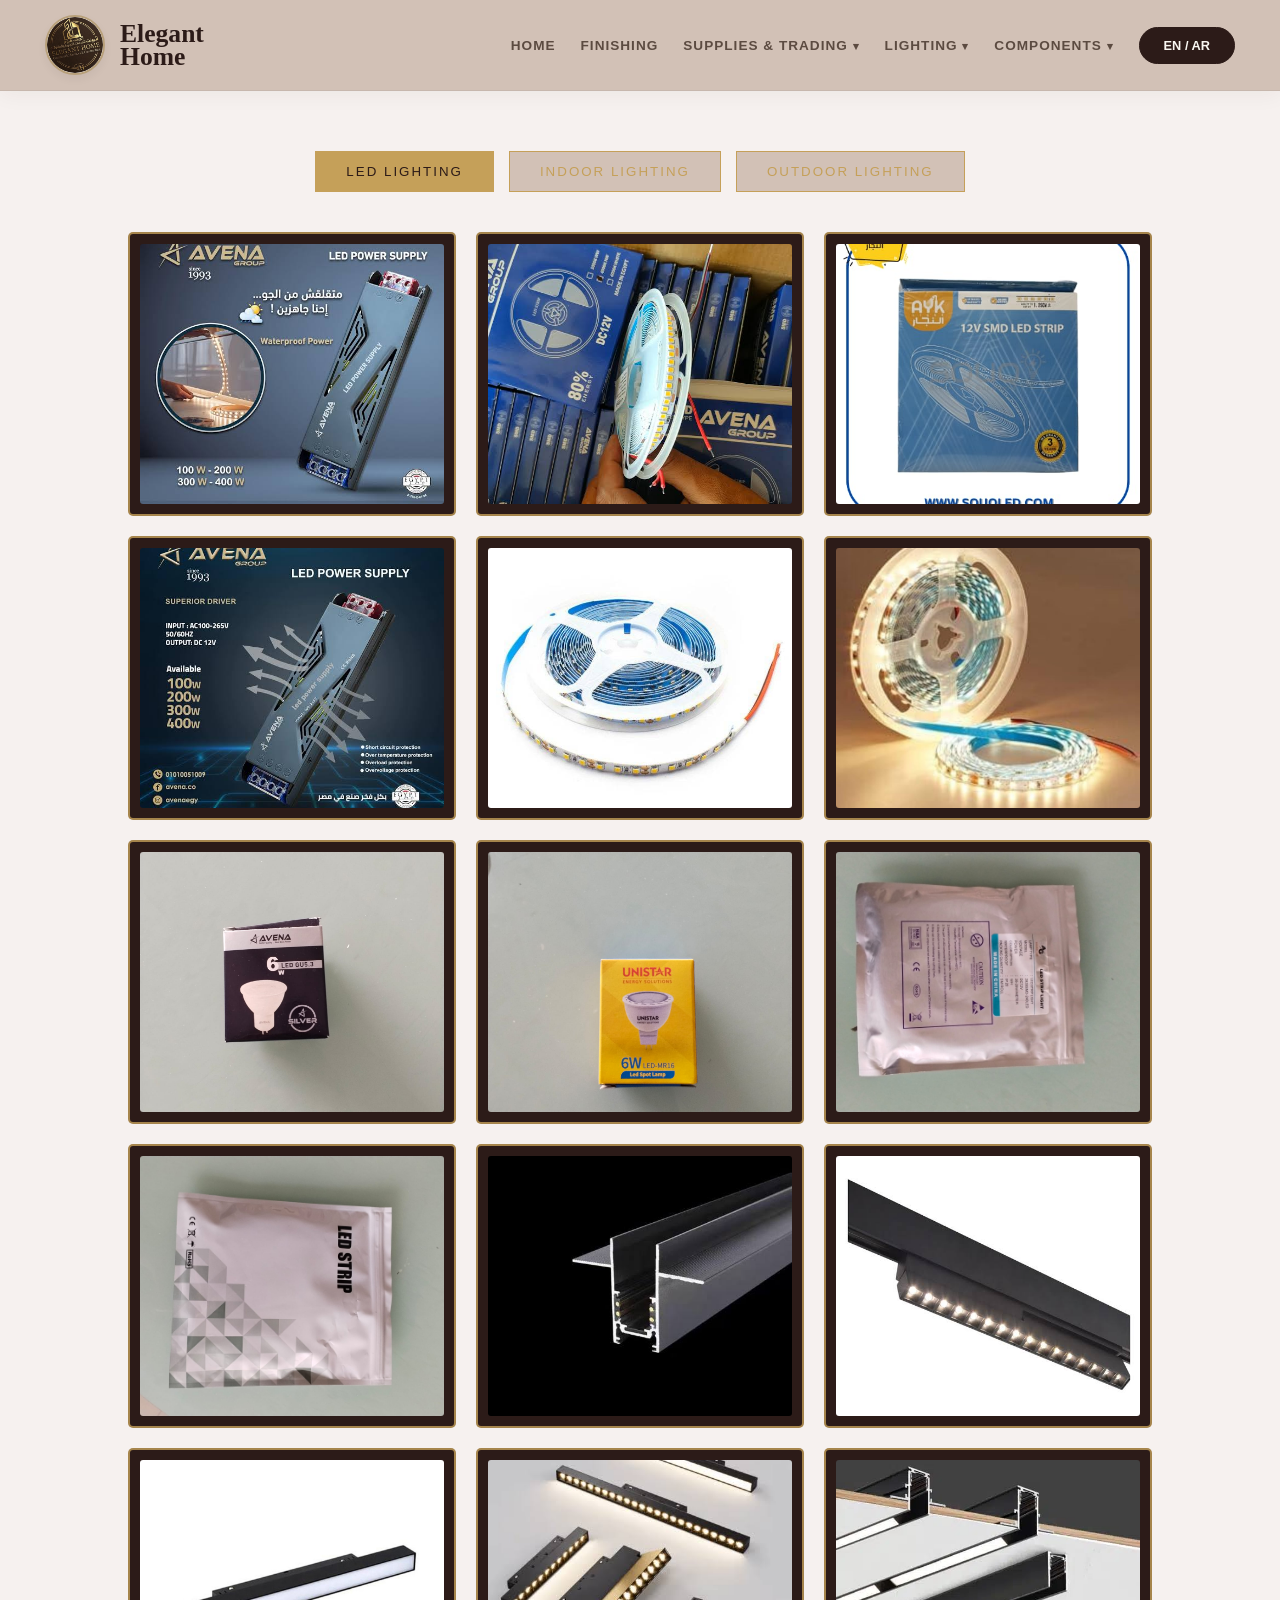
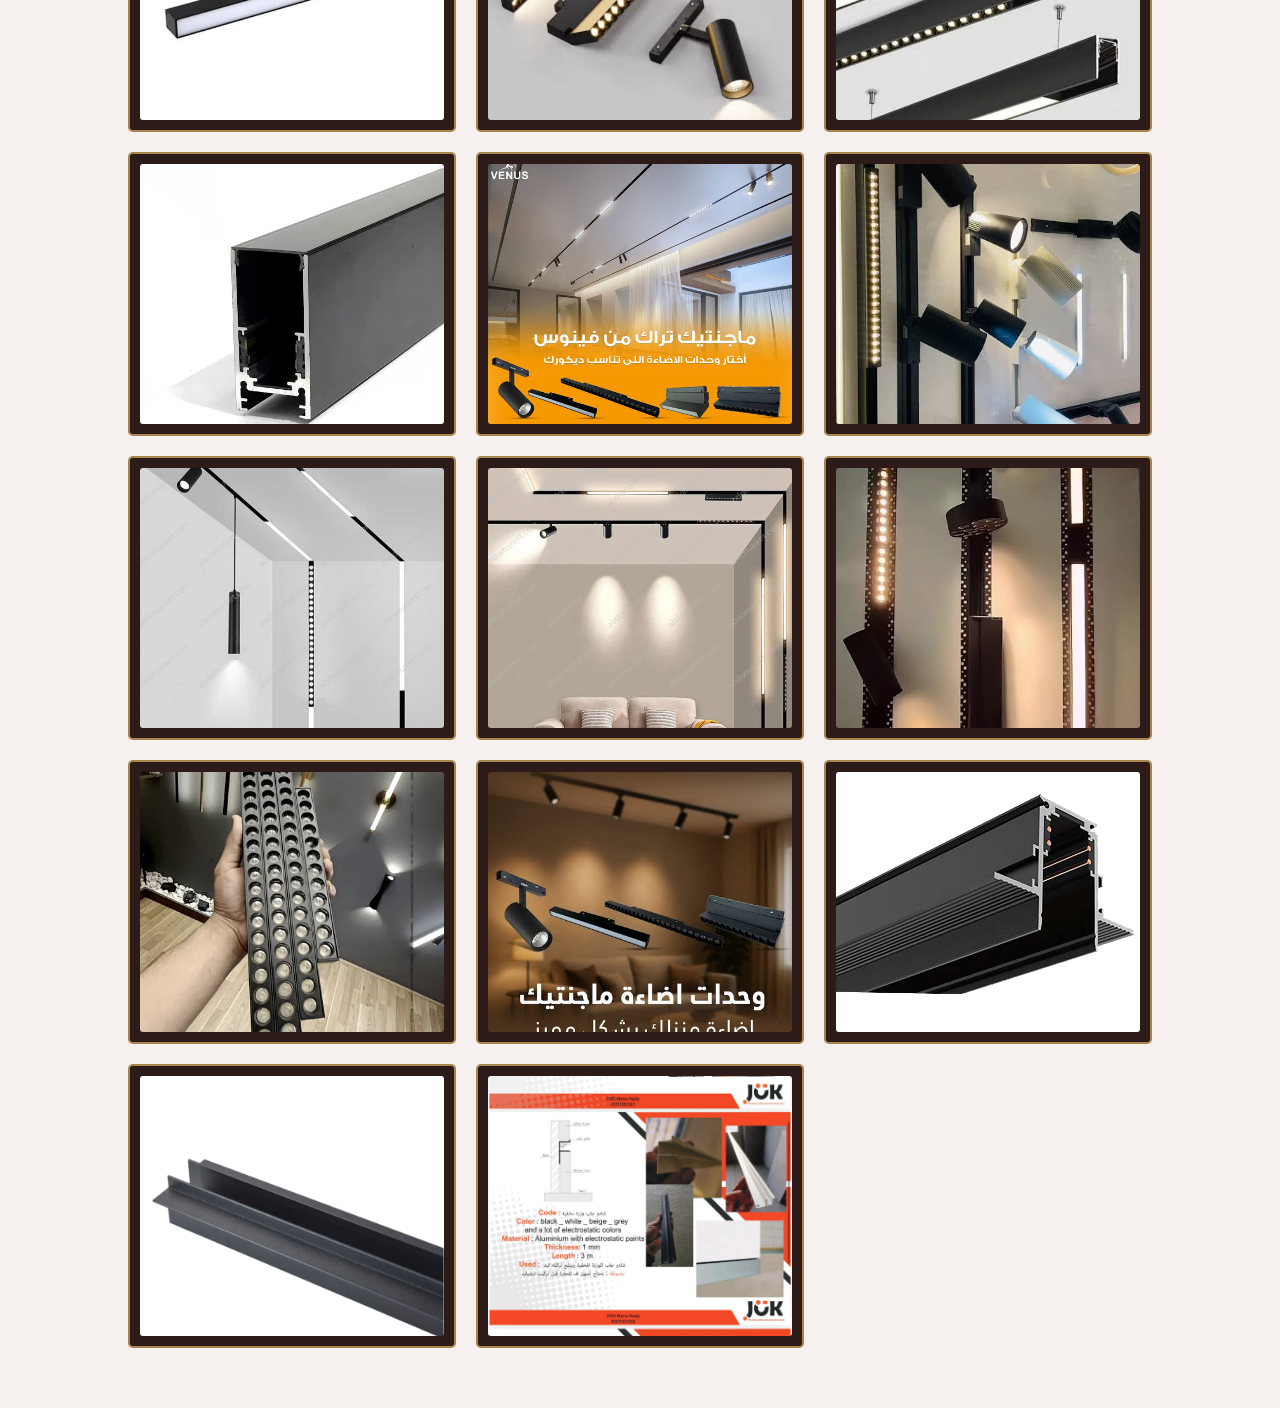
<file: lighting.html>
<!DOCTYPE html>
<html lang="en">

<head>
    <meta charset="UTF-8">
    <meta name="viewport" content="width=device-width, initial-scale=1.0">
    <title>Lighting | Elegant Home</title>
    <link
        href=\"https://fonts.googleapis.com/css2?family=Playfair+Display:ital,wght@0,400;0,700;1,400&family=Montserrat:wght@200;300;400;500;600&display=swap\"
        rel=\"stylesheet\">
    <link rel="stylesheet" href="style.css">

    <link rel="stylesheet" href="https://cdn.jsdelivr.net/npm/swiper@11/swiper-bundle.min.css" />

    <style>
        :root {
            --dark-brown: #2C1B18;
            --gold: #C5A059;
            --off-white: #F9F7F2;
            --deep-shadow: rgba(0, 0, 0, 0.4);
            --glass: rgba(255, 255, 255, 0.03);
            --muted-text: #B0A8A6;
            --dark-espresso: #5c4b41;
            --navbar-white: #ffffff;
            --node: #D2C1B6;
        }

        * {
            box-sizing: border-box;
            margin: 0;
            padding: 0;
        }

        body {
            background-color: #f6f1ef;
            color: var(--off-white);
            font-family: 'Montserrat', sans-serif;
            overflow-x: hidden;
        }

        body.rtl {
            direction: rtl;
        }

        /* Circular Gold Frame Navbar */
        header {
            background: #D2C1B6;
            padding: 15px 0;
            border-bottom: 1px solid rgba(0, 0, 0, 0.05);
            position: relative;
            z-index: 100;
        }

        .nav-container {
            max-width: 1250px;
            margin: 0 auto;
            padding: 0 30px;
            display: flex;
            justify-content: space-between;
            align-items: center;
        }

        .brand {
            display: flex;
            align-items: center;
            gap: 15px;
            text-decoration: none;
        }

        .nav-logo {
            width: 60px;
            height: 60px;
            border-radius: 50%;
            border: 2px solid #B8A07A;
            padding: 0;
            object-fit: contain;
            background-color: white;
            display: block;
        }

        .brand-text h2 {
            font-family: 'Playfair Display', serif;
            font-size: 1.6rem;
            color: var(--dark-brown);
            line-height: 0.9;
            margin: 0;
        }

        .nav-links {
            display: flex;
            align-items: center;
            list-style: none;
            gap: 25px;
            margin: 0;
        }

        .nav-item {
            text-decoration: none;
            color: var(--dark-espresso);
            font-size: 0.85rem;
            font-weight: 600;
            letter-spacing: 1px;
            transition: 0.3s ease;
        }

        .nav-item:hover,
        .nav-item.active {
            color: #B8A07A;
        }

        /* Gold Pill Button */
        .lang-switch {
            background: var(--dark-brown);
            color: var(--off-white);
            border: 1px solid var(--dark-brown);
            padding: 10px 24px;
            font-family: 'Montserrat', sans-serif;
            font-weight: 600;
            font-size: 0.8rem;
            border-radius: 50px;
            cursor: pointer;
            transition: all 0.3s ease;
        }

        .lang-switch:hover {
            background: transparent;
            color: var(--dark-brown);
        }

        /* --- MOBILE MENU TOGGLE COMPONENT GRAPHIC --- */
        .menu-toggle {
            display: none;
            background: none;
            border: none;
            cursor: pointer;
            padding: 10px;
        }

        .hamburger-icon {
            display: block;
            width: 25px;
            height: 3px;
            background: var(--dark-espresso);
            position: relative;
            transition: background 0.3s ease;
        }

        .hamburger-icon::before,
        .hamburger-icon::after {
            content: '';
            position: absolute;
            width: 25px;
            height: 3px;
            background: var(--dark-espresso);
            left: 0;
            transition: transform 0.3s ease;
        }

        .hamburger-icon::before {
            top: -8px;
        }

        .hamburger-icon::after {
            bottom: -8px;
        }

        /* RTL Navbar Flow Directions */
        body.rtl .nav-container {
            flex-direction: row;
        }

        body.rtl .nav-links {
            flex-direction: row-reverse;
        }

        /* --- PORTFOLIO GALLERY STYLES --- */
        .tabs-section {
            padding: 60px 10%;
            text-align: center;
        }

        .tab-buttons {
            display: flex;
            justify-content: center;
            gap: 15px;
            margin-bottom: 40px;
            flex-wrap: wrap;
        }

        .tab-btn {
            background: #D2C1B6;
            border: 1px solid var(--gold);
            color: var(--gold);
            padding: 12px 30px;
            cursor: pointer;
            font-family: 'Montserrat', sans-serif;
            font-weight: 500;
            letter-spacing: 2px;
            transition: 0.4s;
        }

        .tab-btn.active,
        .tab-btn:hover {
            background: var(--gold);
            color: var(--dark-brown);
        }

        .tab-content {
            display: none;
            animation: fadeIn 0.8s ease;
        }

        .tab-content.active {
            display: block;
        }

        .gallery-grid {
            display: grid;
            grid-template-columns: repeat(auto-fill, minmax(250px, 1fr));
            gap: 20px;
        }

        .gallery-card {
            background: var(--dark-brown);
            border: 2px solid rgba(197, 160, 89, 0.8);
            padding: 10px;
            border-radius: 5px;
            transition: 0.3s;
            cursor: pointer;
        }

        .gallery-card:hover {
            transform: translateY(-5px);
            border-color: var(--gold);
        }

        .gallery-img {
            width: 100%;
            height: 260px;
            background-size: cover;
            background-repeat: no-repeat;
            background-position: center;
            border-radius: 3px;
        }

        /* --- SWIPER LIGHTBOX MODAL GALLERY --- */
        .lightbox-overlay {
            position: fixed;
            top: 0;
            left: 0;
            width: 100%;
            height: 100%;
            background: rgba(15, 10, 9, 0.95);
            z-index: 2000;
            display: flex;
            justify-content: center;
            align-items: center;
            opacity: 0;
            visibility: hidden;
            transition: opacity 0.4s ease, visibility 0.4s ease;
        }

        .lightbox-overlay.active {
            opacity: 1;
            visibility: visible;
        }

        .close-lightbox {
            position: absolute;
            top: 25px;
            right: 30px;
            background: none;
            border: none;
            color: var(--gold);
            font-size: 2.5rem;
            cursor: pointer;
            z-index: 2100;
            transition: transform 0.3s;
        }

        .close-lightbox:hover {
            transform: scale(1.1);
        }

        body.rtl .close-lightbox {
            right: auto;
            left: 30px;
        }

        .swiper-container-wrapper {
            width: 100%;
            max-width: 1100px;
            padding: 40px 0;
            position: relative;
        }

        .swiper {
            width: 100%;
            padding-top: 50px;
            padding-bottom: 50px;
        }

        .swiper-slide {
            background-position: center;
            background-size: cover;
            width: 320px;
            height: 420px;
            border: 3px solid var(--gold);
            border-radius: 8px;
            box-shadow: 0 15px 50px rgba(0, 0, 0, 0.6);
            background-color: var(--dark-brown);
        }

        /* Custom styling for Swiper elements to match palette */
        .swiper-button-next,
        .swiper-button-prev {
            color: var(--gold) !important;
        }

        .swiper-pagination-bullet-active {
            background: var(--gold) !important;
        }

        /* Scroll to Top Button Styling */
        #scrollToTopBtn {
            position: fixed;
            bottom: 30px;
            right: 30px;
            z-index: 999;
            width: 50px;
            height: 50px;
            background-color: var(--dark-brown, #2C1B18);
            color: var(--gold, #C5A059);
            border: 2px solid var(--gold, #C5A059);
            border-radius: 50%;
            font-size: 1.5rem;
            cursor: pointer;
            display: flex;
            align-items: center;
            justify-content: center;
            box-shadow: 0 4px 15px rgba(0, 0, 0, 0.4);

            /* Animation States */
            opacity: 0;
            visibility: hidden;
            transform: translateY(20px);
            transition: opacity 0.4s ease, transform 0.4s ease, visibility 0.4s ease, background-color 0.3s ease, color 0.3s ease;
        }

        /* Show State triggered by JavaScript */
        #scrollToTopBtn.show {
            opacity: 1;
            visibility: visible;
            transform: translateY(0);
        }

        /* Elegant Hover Transition effect */
        #scrollToTopBtn:hover {
            background-color: var(--gold, #C5A059);
            color: var(--dark-brown, #2C1B18);
            box-shadow: 0 6px 20px rgba(197, 160, 89, 0.4);
        }

        /* Dynamic Adjustments for RTL/Arabic layout structure */
        body.rtl #scrollToTopBtn {
            right: auto;
            left: 30px;
        }


        @keyframes fadeIn {
            from {
                opacity: 0;
                transform: translateY(10px);
            }

            to {
                opacity: 1;
                transform: translateY(0);
            }
        }

        /* --- MOBILE RESPONSIVE MEDIA BREAKPOINTS --- */
        @media (max-width: 768px) {
            .nav-container {
                padding: 0 20px;
            }

            .brand-text h2 {
                font-size: 1.3rem;
            }

            .nav-logo {
                width: 45px;
                height: 45px;
            }

            .menu-toggle {
                display: block;
                z-index: 110;
            }

            /* Stack vertical dropdown menu container */
            .nav-links {
                display: none;
                flex-direction: column;
                position: absolute;
                top: 100%;
                left: 0;
                width: 100%;
                background: #D2C1B6;
                padding: 30px 20px;
                gap: 20px;
                box-shadow: 0 10px 25px rgba(0, 0, 0, 0.3);
                border-top: 1px solid rgba(0, 0, 0, 0.05);
                text-align: center;
                z-index: 99;
            }

            .nav-links.active {
                display: flex;
            }

            /* Forces Arabic vertical stack inside the dropdown exactly like English */
            body.rtl .nav-links.active {
                flex-direction: column;
            }

            .nav-item {
                font-size: 1rem;
                display: block;
                padding: 5px 0;
            }

            .lang-switch {
                width: 100%;
                max-width: 200px;
                margin: 5px auto 0 auto;
            }

            /* Main Content Adjustments */
            .tabs-section {
                padding: 40px 20px;
            }

            .tab-buttons {
                gap: 10px;
                margin-bottom: 30px;
            }

            .tab-btn {
                background: #D2C1B6;
                padding: 10px 16px;
                font-size: 0.8rem;
                letter-spacing: 1px;
                flex: 1 1 calc(50% - 10px);
                min-width: 130px;
            }

            /* Adaptive Grid Scaling */
            .gallery-grid {
                grid-template-columns: repeat(auto-fill, minmax(140px, 1fr));
                gap: 12px;
            }

            .gallery-card {
                padding: 6px;
            }

            .gallery-img {
                height: 160px;
            }

            .swiper-slide {
                width: 240px;
                height: 320px;
            }

            #scrollToTopBtn {
                bottom: 20px;
                right: 20px;
                width: 44px;
                height: 44px;
                font-size: 1.25rem;
            }

            body.rtl #scrollToTopBtn {
                right: auto;
                left: 20px;
            }
        }
    </style>
</head>

<body>
    <header>
        <nav class="nav-container">
            <div class="brand">
                <img src="logo.png" alt="Logo" class="nav-logo">
                <div class="brand-text">
                    <h2 id="brand-name">Elegant</h2>
                    <h2 id="brand-sub">Home</h2>
                </div>
            </div>

            <button class="menu-toggle" id="menuToggle" aria-label="Toggle navigation">
                <span class="hamburger-icon"></span>
            </button>

            <ul class="nav-links" id="navLinks">
                <li><a href="index.html" id="nav-home" class="nav-item">HOME</a></li>
                <li><a href="finishing.html" id="nav-finishing" class="nav-item">FINISHING</a></li>

                <li class="dropdown">
                    <a href="supplies&trading.html" id="nav-supplies" class="nav-item">SUPPLIES & TRADING
                        <small>▾</small></a>
                    <div class="dropdown-content">
                        <a href="supplies&trading.html#sanshe" id="sub-san">Sanshe Sharm</a>
                        <a href="supplies&trading.html#osa" id="sub-osa">Osa</a>
                        <a href="supplies&trading.html#sharm" id="sub-sha">Sharm Electrical</a>
                        <a href="supplies&trading.html#venus" id="sub-ven">Venus</a>
                    </div>
                </li>

                <li class="dropdown">
                    <a href="lighting.html" id="nav-lighting" class="nav-item">LIGHTING <small>▾</small></a>
                    <div class="dropdown-content">
                        <a href="lighting.html#LED" id="sub-led">LED Lighting</a>
                        <a href="lighting.html#Indor" id="sub-indor">Indor Lighting</a>
                        <a href="lighting.html#Outdor" id="sub-outdor">Outdor Lighting</a>
                    </div>
                </li>

                <li class="dropdown">
                    <a href="components.html" id="nav-components" class="nav-item">COMPONENTS <small>▾</small></a>
                    <div class="dropdown-content">
                        <a href="components.html#Electrical" id="sub-elec">Electrical</a>
                        <a href="components.html#Exhaust Fans" id="sub-fans">Exhaust Fans</a>
                    </div>
                </li>

                <li><button class="lang-switch" id="langBtn">EN / AR</button></li>
            </ul>
        </nav>
    </header>

    <main class="tabs-section">
        <div class="tab-buttons">
            <button class="tab-btn active" onclick="openTab(event, 'led')" data-en="LED LIGHTING"
                data-ar="إضاءة LED">LED LIGHTING</button>
            <button class="tab-btn" onclick="openTab(event, 'indoor')" data-en="INDOOR LIGHTING"
                data-ar="إضاءة داخلية">INDOOR LIGHTING</button>
            <button class="tab-btn" onclick="openTab(event, 'outdoor')" data-en="OUTDOOR LIGHTING"
                data-ar="إضاءة خارجية">OUTDOOR LIGHTING</button>
        </div>

        <div id="tab-led" class="tab-content active">
            <div class="gallery-grid" id="grid-led"></div>
        </div>
        <div id="tab-indoor" class="tab-content">
            <div class="gallery-grid" id="grid-indoor"></div>
        </div>
        <div id="tab-outdoor" class="tab-content">
            <div class="gallery-grid" id="grid-outdoor"></div>
        </div>
    </main>

    <div class="lightbox-overlay" id="lightboxOverlay">
        <button class="close-lightbox" id="closeLightbox">&times;</button>
        <div class="swiper-container-wrapper">
            <div class="swiper mySwiper">
                <div class="swiper-wrapper" id="swiperWrapper">
                </div>
                <div class="swiper-pagination"></div>
                <div class="swiper-button-next"></div>
                <div class="swiper-button-prev"></div>
            </div>
        </div>
    </div>

    <button id="scrollToTopBtn" aria-label="Scroll to top" title="Go to top">✦</button>

    <script src="https://cdn.jsdelivr.net/npm/swiper@11/swiper-bundle.min.js"></script>

    <script>
        // Array to hold current context's structural elements
        let currentGalleryData = [];

        function openTab(evt, id) {
            document.querySelectorAll('.tab-content').forEach(tc => tc.classList.remove('active'));
            document.querySelectorAll('.tab-btn').forEach(tb => tb.classList.remove('active'));
            evt.currentTarget.classList.add('active');
            document.getElementById('tab-' + id).classList.add('active');
        }

        function generateGallery(containerId, folder, prefix, limit) {
            const grid = document.getElementById(containerId);
            grid.innerHTML = '';
            for (let i = 1; i <= limit; i++) {
                const imgUrl = `${folder}/${prefix}${i}.jpeg`;

                const card = document.createElement('div');
                card.className = 'gallery-card';

                // Track details to build the dynamic slider safely
                card.setAttribute('data-index', i - 1);
                card.setAttribute('data-folder', folder);
                card.setAttribute('data-prefix', prefix);
                card.setAttribute('data-limit', limit);

                const img = document.createElement('div');
                img.className = 'gallery-img';
                img.style.backgroundImage = `url('${imgUrl}')`;
                card.appendChild(img);
                grid.appendChild(card);

                // Add Click Event Listener for individual cards to launch Swiper Slider
                card.addEventListener('click', function () {
                    const clickedIndex = parseInt(this.getAttribute('data-index'));
                    const currentFolder = this.getAttribute('data-folder');
                    const currentPrefix = this.getAttribute('data-prefix');
                    const currentLimit = parseInt(this.getAttribute('data-limit'));

                    openLightboxSlider(clickedIndex, currentFolder, currentPrefix, currentLimit);
                });
            }
        }

        // Initialize images matching your limits and extension types
        generateGallery('grid-led', 'LEDLight', 'led', 26);
        generateGallery('grid-indoor', 'IndoorLight', 'indor', 36);
        generateGallery('grid-outdoor', 'OutdoorLight', 'outdor', 14);

        // --- SWIPER LIGHTBOX CONTROLLER LOGIC ---
        const lightboxOverlay = document.getElementById('lightboxOverlay');
        const swiperWrapper = document.getElementById('swiperWrapper');
        const closeLightbox = document.getElementById('closeLightbox');
        let swiperInstance = null;

        function openLightboxSlider(activeIndex, folder, prefix, limit) {
            // Clear prior slides cleanly
            swiperWrapper.innerHTML = '';

            // Inject the dynamic subset list mirroring clicked tab category bounds
            for (let i = 1; i <= limit; i++) {
                const slide = document.createElement('div');
                slide.className = 'swiper-slide';
                slide.style.backgroundImage = `url('${folder}/${prefix}${i}.jpeg')`;
                swiperWrapper.appendChild(slide);
            }

            // Show container overlay nicely
            lightboxOverlay.classList.add('active');

            // Initialize or update Swiper layout matching the exact parameters seen in the video
            if (swiperInstance) {
                swiperInstance.destroy(true, true);
            }

            swiperInstance = new Swiper('.mySwiper', {
                effect: 'coverflow',
                grabCursor: true,
                centeredSlides: true,
                slidesPerView: 'auto',
                initialSlide: activeIndex,
                coverflowEffect: {
                    rotate: 0,
                    stretch: 0,
                    depth: 100,
                    modifier: 2.5,
                    slideShadows: true,
                },
                pagination: {
                    el: '.swiper-pagination',
                    clickable: true,
                },
                navigation: {
                    nextEl: '.swiper-button-next',
                    prevEl: '.swiper-button-prev',
                },
            });
        }

        // Close functions
        closeLightbox.addEventListener('click', () => {
            lightboxOverlay.classList.remove('active');
        });

        lightboxOverlay.addEventListener('click', (e) => {
            if (e.target === lightboxOverlay) {
                lightboxOverlay.classList.remove('active');
            }
        });

        // Lang Switch Logic precisely styled like supplies&trading.html
        const langBtn = document.getElementById('langBtn');
        let currentLang = 'en';

        langBtn.addEventListener('click', () => {
            currentLang = (currentLang === 'en') ? 'ar' : 'en';
            document.body.classList.toggle('rtl', currentLang === 'ar');
            langBtn.textContent = (currentLang === 'en') ? 'AR' : 'EN';

            if (currentLang === 'ar') {
                document.getElementById('brand-name').textContent = "الجينت";
                document.getElementById('brand-sub').textContent = "هوم";
                document.getElementById('nav-home').textContent = "الرئيسية";
                document.getElementById('nav-supplies').textContent = " توريدات وتجارة ";
                document.getElementById('sub-san').textContent = "سانشي";
                document.getElementById('sub-osa').textContent = "أوسا";
                document.getElementById('sub-sha').textContent = "شرم";
                document.getElementById('sub-ven').textContent = "فينوس";
                document.getElementById('nav-lighting').textContent = "الإضاءة";
                document.getElementById('sub-led').textContent = "LED إضاءه";
                document.getElementById('sub-indor').textContent = "إضاءه داخلية";
                document.getElementById('sub-outdor').textContent = "إضاءه خارجية";
                document.getElementById('nav-finishing').textContent = "تشطيبات";
                document.getElementById('nav-components').textContent = "مشتمالات";
                document.getElementById('sub-elec').textContent = "أدوات كهربائية";
                document.getElementById('sub-fans').textContent = "مراوح شفط";

            } else {
                document.getElementById('brand-name').textContent = "Elegant";
                document.getElementById('brand-sub').textContent = "Home";
                document.getElementById('nav-home').textContent = "Home";
                document.getElementById('nav-supplies').textContent = "SUPPLIES & TRADING";
                document.getElementById('sub-san').textContent = "Sanshe Sharm";
                document.getElementById('sub-osa').textContent = "Osa";
                document.getElementById('sub-sha').textContent = "Sharm Electrical";
                document.getElementById('sub-ven').textContent = "Venus";
                document.getElementById('nav-lighting').textContent = "LIGHTING";
                document.getElementById('sub-led').textContent = "LED Lighting";
                document.getElementById('sub-indor').textContent = "Indor Lighting";
                document.getElementById('sub-outdor').textContent = "Outdor Lighting";
                document.getElementById('nav-finishing').textContent = "FINISHING";
                document.getElementById('nav-components').textContent = "COMPONENTS";
                document.getElementById('sub-elec').textContent = "Electrical";
                document.getElementById('sub-fans').textContent = "Exhaust Fans";
            }

            document.querySelectorAll('[data-en]').forEach(el => {
                el.textContent = currentLang === 'en' ? el.getAttribute('data-en') : el.getAttribute('data-ar');
            });
        });

        document.addEventListener("DOMContentLoaded", function () {
            const scrollBtn = document.getElementById("scrollToTopBtn");
            const menuToggle = document.getElementById("menuToggle");
            const navLinks = document.getElementById("navLinks");

            // Unified mobile menu event listener for both languages
            menuToggle.addEventListener("click", function (e) {
                e.stopPropagation();
                navLinks.classList.toggle("active");
            });

            // Close layout drawer symmetrically if user clicks outside context bounds
            document.addEventListener("click", function (e) {
                if (!navLinks.contains(e.target) && !menuToggle.contains(e.target)) {
                    navLinks.classList.remove("active");
                }
            });

            // Monitor window scroll coordinates to reveal or conceal button
            window.addEventListener("scroll", function () {
                if (window.pageYOffset > 300) {
                    scrollBtn.classList.add("show");
                } else {
                    scrollBtn.classList.remove("show");
                }
            });

            // Smooth linear animation scroll interaction
            scrollBtn.addEventListener("click", function () {
                window.scrollTo({
                    top: 0,
                    behavior: "smooth"
                });
            });
        });
    </script>
</body>

</html>
</file>
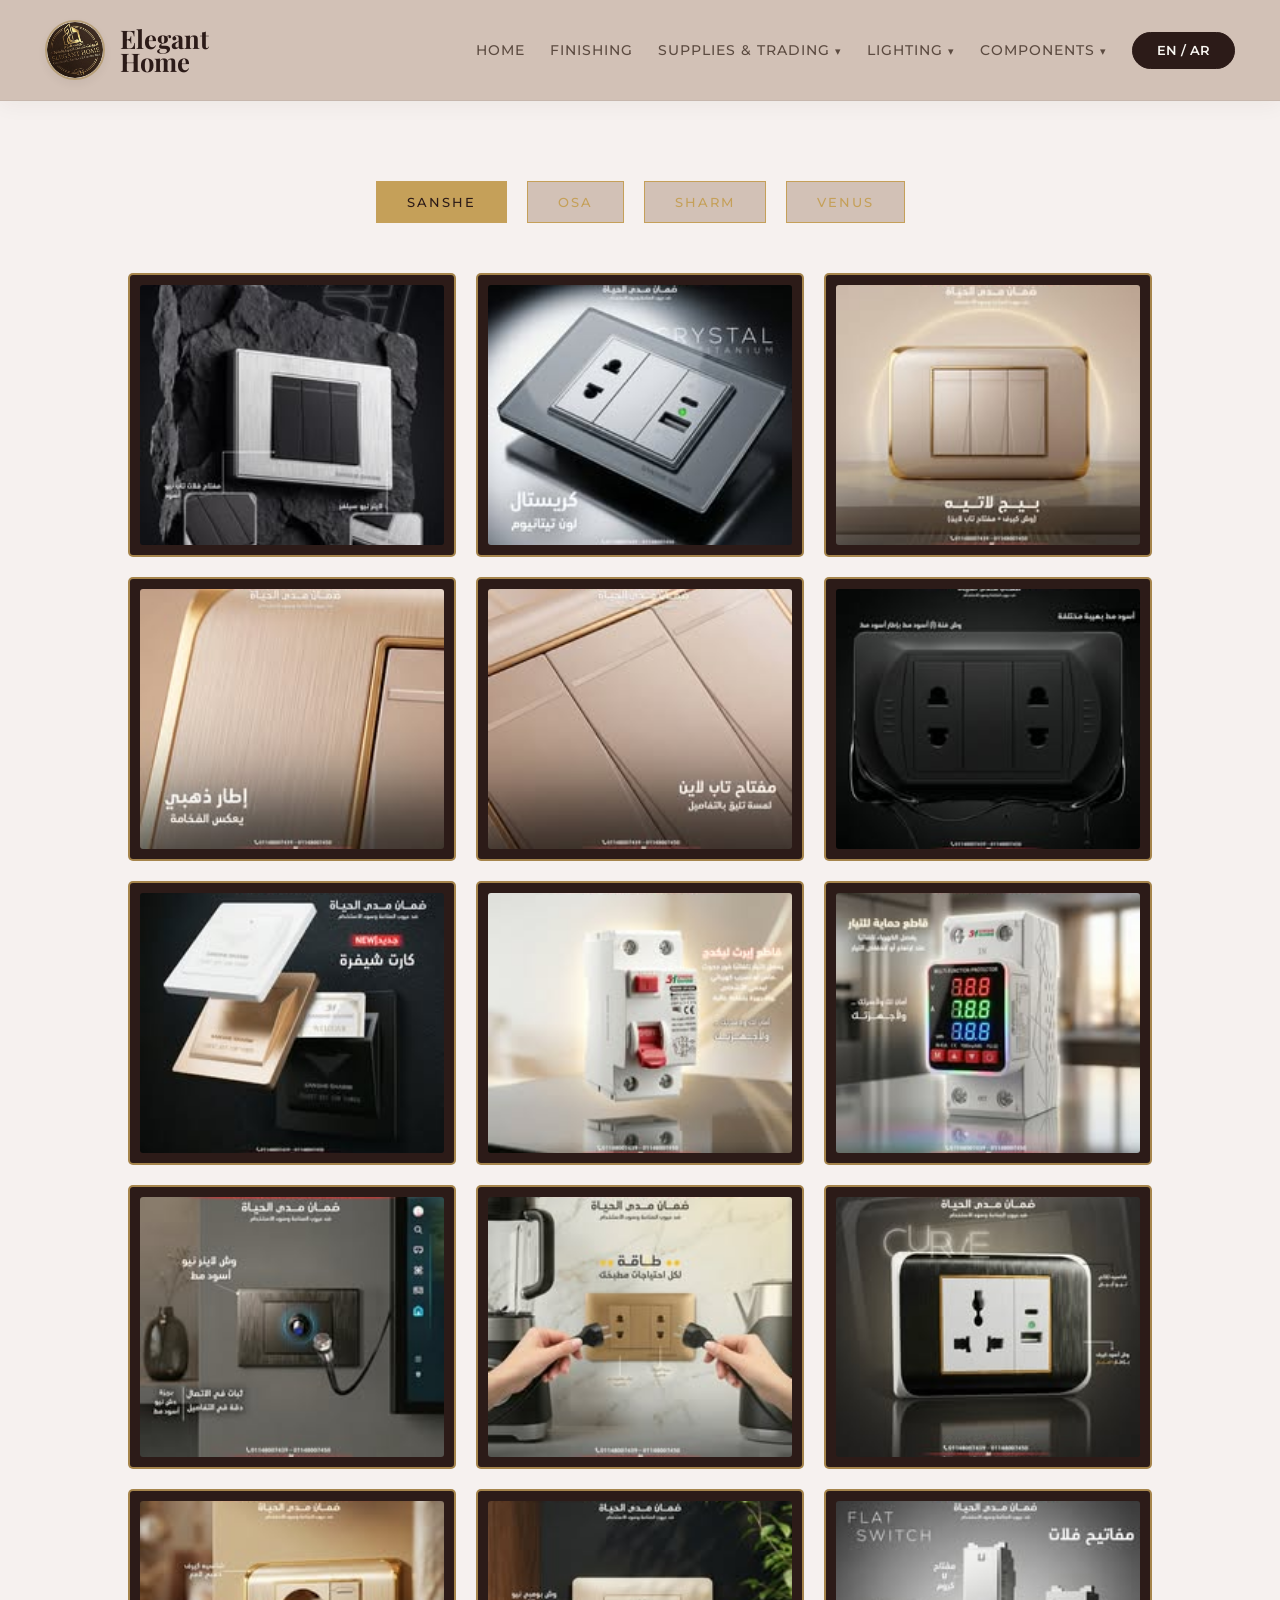
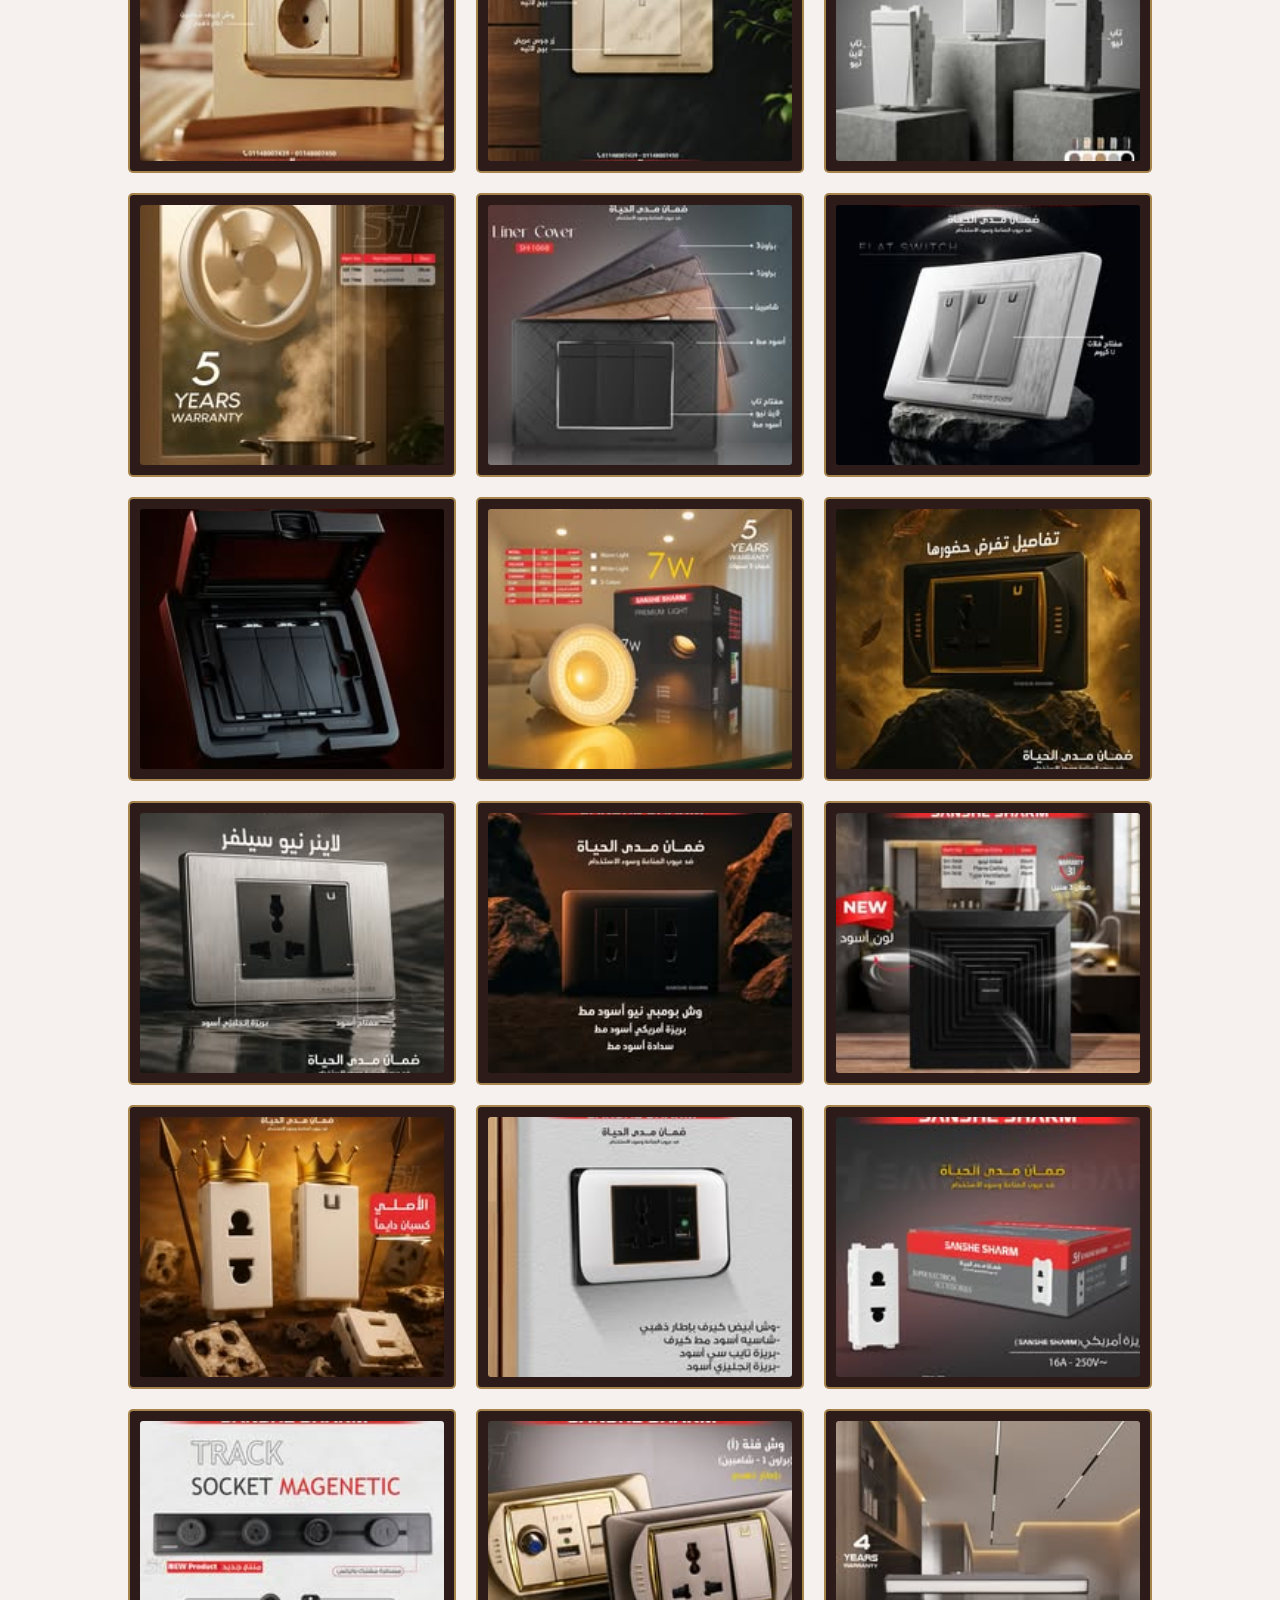
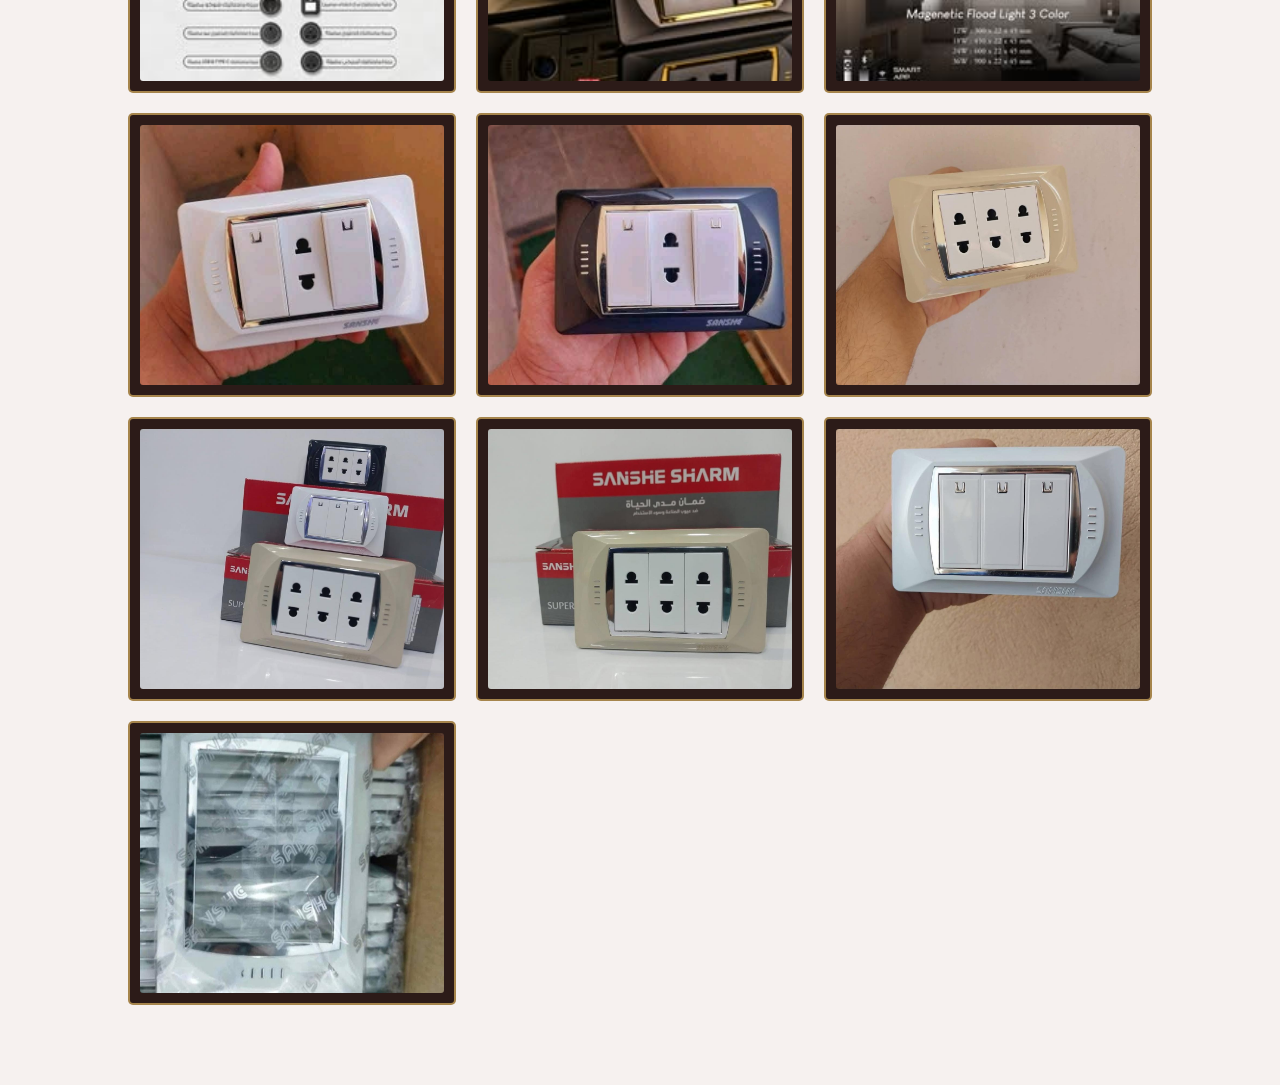
<file: supplies&trading.html>
<!DOCTYPE html>
<html lang="en">

<head>
    <meta charset="UTF-8">
    <meta name="viewport" content="width=device-width, initial-scale=1.0">
    <title>Supplies & Trading | Elegant Home</title>
    <link
        href="https://fonts.googleapis.com/css2?family=Playfair+Display:ital,wght@0,400;0,700;1,400&family=Montserrat:wght@200;300;400;500;600&display=swap"
        rel="stylesheet">
    <link rel="stylesheet" href="style.css">
    <link rel="stylesheet" href="https://unpkg.com/swiper@8/swiper-bundle.min.css" />

    <style>
        :root {
            --dark-brown: #2C1B18;
            --gold: #C5A059;
            --off-white: #F9F7F2;
            --deep-shadow: rgba(0, 0, 0, 0.4);
            --glass: rgba(255, 255, 255, 0.03);
            --muted-text: #B0A8A6;
            --dark-espresso: #5c4b41;
            --navbar-white: #ffffff;
            --node: #D2C1B6;
        }

        * {
            box-sizing: border-box;
            margin: 0;
            padding: 0;
        }

        body {
            background-color: #f6f1ef;
            color: var(--off-white);
            font-family: 'Montserrat', sans-serif;
            transition: direction 0.3s ease;
        }

        body.rtl {
            direction: rtl;
        }

        /* --- NAVBAR --- */
        header {
            background: #D2C1B6;
            padding: 20px 0;
            border-bottom: 1px solid rgba(0, 0, 0, 0.05);
            position: relative;
            z-index: 100;
        }

        .nav-container {
            max-width: 1250px;
            margin: 0 auto;
            padding: 0 30px;
            display: flex;
            justify-content: space-between;
            align-items: center;
            flex-wrap: wrap;
            /* Allows menu to drop downward below header logo */
        }

        .brand {
            display: flex;
            align-items: center;
            gap: 15px;
            text-decoration: none;
        }

        .nav-logo {
            width: 60px;
            height: 60px;
            border-radius: 50%;
            border: 2px solid #B8A07A;
            padding: 0;
            object-fit: contain;
            background-color: white;
            display: block;
        }

        .brand-text h2 {
            font-family: 'Playfair Display', serif;
            font-size: 1.6rem;
            color: var(--dark-brown);
            line-height: 0.9;
        }

        /* --- LANGUAGE SWITCH BUTTON --- */
        .lang-switch {
            background: var(--dark-brown);
            color: var(--off-white);
            border: 1px solid var(--dark-brown);
            padding: 10px 24px;
            font-family: 'Montserrat', sans-serif;
            font-weight: 600;
            font-size: 0.8rem;
            border-radius: 50px;
            cursor: pointer;
            transition: all 0.3s ease;
        }

        .lang-switch:hover {
            background: transparent;
            color: var(--dark-brown);
        }

        .nav-links {
            display: flex;
            align-items: center;
            list-style: none;
            gap: 25px;
        }

        .nav-item {
            text-decoration: none;
            color: var(--dark-espresso);
            font-size: 0.85rem;
            font-weight: 500;
            letter-spacing: 1px;
            transition: 0.3s;
        }

        .nav-item:hover,
        .nav-item.active {
            color: var(--gold);
        }

        /* --- MOBILE MENU TOGGLE GRAPHIC --- */
        .menu-toggle {
            display: none;
            background: none;
            border: none;
            cursor: pointer;
            padding: 10px;
        }

        .hamburger-icon {
            display: block;
            width: 25px;
            height: 3px;
            background: var(--dark-espresso);
            position: relative;
            transition: background 0.3s ease;
        }

        .hamburger-icon::before,
        .hamburger-icon::after {
            content: '';
            position: absolute;
            width: 25px;
            height: 3px;
            background: var(--dark-espresso);
            left: 0;
            transition: transform 0.3s ease;
        }

        .hamburger-icon::before {
            top: -8px;
        }

        .hamburger-icon::after {
            bottom: -8px;
        }

        /* RTL Navbar Flow Directions */
        body.rtl .nav-container {
            flex-direction: row;
        }

        body.rtl .nav-links {
            flex-direction: row-reverse;
        }

        /* --- REMAINDER OF PAGE CONTENT --- */
        .tabs-section {
            padding: 80px 10%;
            text-align: center;
        }

        .tab-buttons {
            display: flex;
            justify-content: center;
            gap: 20px;
            margin-bottom: 50px;
            flex-wrap: wrap;
        }

        .tab-btn {
            background: #D2C1B6;
            border: 1px solid var(--gold);
            color: var(--gold);
            padding: 12px 30px;
            cursor: pointer;
            font-family: 'Montserrat', sans-serif;
            font-weight: 500;
            letter-spacing: 2px;
            transition: 0.4s;
        }

        .tab-btn.active,
        .tab-btn:hover {
            background: var(--gold);
            color: var(--dark-brown);
        }

        .tab-content {
            display: none;
            animation: fadeIn 0.8s ease;
        }

        .tab-content.active {
            display: block;
        }

        .gallery-grid {
            display: grid;
            grid-template-columns: repeat(auto-fill, minmax(250px, 1fr));
            gap: 20px;
        }

        .gallery-card {
            background: var(--dark-brown);
            border: 2px solid rgba(197, 160, 89, 0.8);
            padding: 10px;
            border-radius: 5px;
            transition: 0.3s;
            cursor: pointer;
        }

        .gallery-card:hover {
            transform: translateY(-5px);
            border-color: var(--gold);
        }

        .gallery-img {
            width: 100%;
            height: 260px;
            background-size: cover;
            background-repeat: no-repeat;
            background-position: center;
            border-radius: 3px;
        }

        /* --- SWIPER LIGHTBOX MODAL --- */
        .gallery-modal {
            position: fixed;
            top: 0;
            left: 0;
            width: 100%;
            height: 100%;
            background: rgba(44, 27, 24, 0.95);
            z-index: 10000;
            display: flex;
            align-items: center;
            justify-content: center;
            opacity: 0;
            visibility: hidden;
            transition: opacity 0.4s ease, visibility 0.4s ease;
        }

        .gallery-modal.active {
            opacity: 1;
            visibility: visible;
        }

        .modal-close {
            position: absolute;
            top: 30px;
            right: 30px;
            background: transparent;
            border: none;
            color: var(--gold);
            font-size: 2.5rem;
            cursor: pointer;
            z-index: 10100;
            transition: transform 0.3s;
        }

        .modal-close:hover {
            transform: scale(1.1);
        }

        body.rtl .modal-close {
            right: auto;
            left: 30px;
        }

        .swiper-container-wrapper {
            width: 100%;
            max-width: 1100px;
            padding: 50px 0;
            position: relative;
        }

        .gallery-swiper {
            width: 100%;
            padding-top: 50px;
            padding-bottom: 50px;
        }

        .gallery-swiper .swiper-slide {
            background-position: center;
            background-size: cover;
            width: 320px;
            height: 400px;
            border-radius: 10px;
            border: 2px solid var(--gold);
            box-shadow: 0 15px 50px rgba(0, 0, 0, 0.5);
            position: relative;
        }

        /* Slider Controls Styling */
        .swiper-button-next,
        .swiper-button-prev {
            color: var(--gold) !important;
        }

        .swiper-pagination-bullet-active {
            background: var(--gold) !important;
        }

        /* Scroll to Top Button Styling */
        #scrollToTopBtn {
            position: fixed;
            bottom: 30px;
            right: 30px;
            z-index: 999;
            width: 50px;
            height: 50px;
            background-color: var(--dark-brown, #2C1B18);
            color: var(--gold, #C5A059);
            border: 2px solid var(--gold, #C5A059);
            border-radius: 50%;
            font-size: 1.5rem;
            cursor: pointer;
            display: flex;
            align-items: center;
            justify-content: center;
            box-shadow: 0 4px 15px rgba(0, 0, 0, 0.4);

            /* Animation States */
            opacity: 0;
            visibility: hidden;
            transform: translateY(20px);
            transition: opacity 0.4s ease, transform 0.4s ease, visibility 0.4s ease, background-color 0.3s ease, color 0.3s ease;
        }

        /* Show State */
        #scrollToTopBtn.show {
            opacity: 1;
            visibility: visible;
            transform: translateY(0);
        }

        /* Elegant Hover Transition effect */
        #scrollToTopBtn:hover {
            background-color: var(--gold, #C5A059);
            color: var(--dark-brown, #2C1B18);
            box-shadow: 0 6px 20px rgba(197, 160, 89, 0.4);
        }

        body.rtl #scrollToTopBtn {
            right: auto;
            left: 30px;
        }


        @keyframes fadeIn {
            from {
                opacity: 0;
                transform: translateY(10px);
            }

            to {
                opacity: 1;
                transform: translateY(0);
            }
        }

        /* --- MOBILE RESPONSIVE MEDIA BREAKPOINTS --- */
        @media (max-width: 768px) {
            .nav-container {
                padding: 0 20px;
            }

            .brand-text h2 {
                font-size: 1.3rem;
            }

            .nav-logo {
                width: 45px;
                height: 45px;
            }

            .menu-toggle {
                display: block;
                z-index: 110;
            }

            /* Expands vertically directly downward underneath the logo header bar */
            .nav-links {
                display: none;
                /* Hidden by default until toggled */
                flex-direction: column !important;
                /* Force column view for both EN and AR */
                width: 100%;
                background: #D2C1B6;
                padding: 20px 0;
                gap: 20px;
                text-align: center;
                z-index: 99;
                margin-top: 15px;
                border-top: 1px solid rgba(0, 0, 0, 0.05);
            }

            /* Overrides the 'row-reverse' configurations entirely on mobile dropdown views */
            body.rtl .nav-links {
                flex-direction: column !important;
            }

            /* Displayed inline block downward when requested */
            .nav-links.active {
                display: flex;
            }

            .nav-item {
                font-size: 1rem;
                display: block;
                padding: 5px 0;
            }

            .lang-switch {
                width: auto;
                display: inline-block;
                margin: 5px auto 0 auto;
            }

            /* Main Content Adjustments */
            .tabs-section {
                padding: 40px 20px;
            }

            .tab-buttons {
                gap: 10px;
                margin-bottom: 35px;
            }

            .tab-btn {
                background: #D2C1B6;
                padding: 10px 20px;
                font-size: 0.85rem;
                letter-spacing: 1px;
                flex: 1 1 calc(50% - 10px);
                min-width: 120px;
            }

            /* Adaptive Grid Scaling */
            .gallery-grid {
                grid-template-columns: repeat(auto-fill, minmax(140px, 1fr));
                gap: 12px;
            }

            .gallery-card {
                padding: 6px;
            }

            .gallery-img {
                height: 160px;
            }

            .gallery-swiper .swiper-slide {
                width: 240px;
                height: 320px;
            }

            #scrollToTopBtn {
                bottom: 20px;
                right: 20px;
                width: 44px;
                height: 44px;
                font-size: 1.25rem;
            }

            body.rtl #scrollToTopBtn {
                right: auto;
                left: 20px;
            }
        }
    </style>
</head>

<body>
    <header>
        <nav class="nav-container">
            <div class="brand">
                <img src="logo.png" alt="Logo" class="nav-logo">
                <div class="brand-text">
                    <h2 id="brand-name">Elegant</h2>
                    <h2 id="brand-sub">Home</h2>
                </div>
            </div>

            <button class="menu-toggle" id="menuToggle" aria-label="Toggle navigation">
                <span class="hamburger-icon"></span>
            </button>

            <ul class="nav-links" id="navLinks">
                <li><a href="index.html" id="nav-home" class="nav-item">HOME</a></li>
                <li><a href="finishing.html" id="nav-finishing" class="nav-item">FINISHING</a></li>

                <li class="dropdown">
                    <a href="supplies&trading.html" id="nav-supplies" class="nav-item">SUPPLIES & TRADING
                        <small>▾</small></a>
                    <div class="dropdown-content">
                        <a href="supplies&trading.html#sanshe" id="sub-san">Sanshe Sharm</a>
                        <a href="supplies&trading.html#osa" id="sub-osa">Osa</a>
                        <a href="supplies&trading.html#sharm" id="sub-sha">Sharm Electrical</a>
                        <a href="supplies&trading.html#venus" id="sub-ven">Venus</a>
                    </div>
                </li>

                <li class="dropdown">
                    <a href="lighting.html" id="nav-lighting" class="nav-item">LIGHTING <small>▾</small></a>
                    <div class="dropdown-content">
                        <a href="lighting.html#LED" id="sub-led">LED Lighting</a>
                        <a href="lighting.html#Indor" id="sub-indor">Indor Lighting</a>
                        <a href="lighting.html#Outdor" id="sub-outdor">Outdor Lighting</a>
                    </div>
                </li>

                <li class="dropdown">
                    <a href="components.html" id="nav-components" class="nav-item">COMPONENTS <small>▾</small></a>
                    <div class="dropdown-content">
                        <a href="components.html#Electrical" id="sub-elec">Electrical</a>
                        <a href="components.html#Exhaust Fans" id="sub-fans">Exhaust Fans</a>
                    </div>
                </li>

                <li><button class="lang-switch" id="langBtn">EN / AR</button></li>
            </ul>
        </nav>
    </header>

    <main class="tabs-section">
        <div class="tab-buttons">
            <button class="tab-btn active" onclick="openTab(event, 'sanshe')" data-en="SANSHE"
                data-ar="سانشي">SANSHE</button>
            <button class="tab-btn" onclick="openTab(event, 'osa')" data-en="OSA" data-ar="أوسا">OSA</button>
            <button class="tab-btn" onclick="openTab(event, 'sharm')" data-en="SHARM" data-ar="شرم">SHARM</button>
            <button class="tab-btn" onclick="openTab(event, 'venus')" data-en="VENUS" data-ar="فينوس">VENUS</button>
        </div>

        <div id="tab-sanshe" class="tab-content active">
            <div class="gallery-grid" id="grid-sanshe"></div>
        </div>
        <div id="tab-osa" class="tab-content">
            <div class="gallery-grid" id="grid-osa"></div>
        </div>
        <div id="tab-sharm" class="tab-content">
            <div class="gallery-grid" id="grid-sharm"></div>
        </div>
        <div id="tab-venus" class="tab-content">
            <div class="gallery-grid" id="grid-venus"></div>
        </div>
    </main>

    <div class="gallery-modal" id="galleryModal">
        <button class="modal-close" id="modalClose">&times;</button>
        <div class="swiper-container-wrapper">
            <div class="swiper gallery-swiper">
                <div class="swiper-wrapper" id="modalSwiperWrapper">
                </div>
                <div class="swiper-pagination"></div>
                <div class="swiper-button-prev"></div>
                <div class="swiper-button-next"></div>
            </div>
        </div>
    </div>

    <button id="scrollToTopBtn" aria-label="Scroll to top" title="Go to top">✦</button>

    <script src="https://unpkg.com/swiper@8/swiper-bundle.min.js"></script>
    <script>
        let swiperInstance = null;
        // Tracking active source lists to sync click matching
        let currentGalleryImages = [];

        function openTab(evt, id) {
            document.querySelectorAll('.tab-content').forEach(tc => tc.classList.remove('active'));
            document.querySelectorAll('.tab-btn').forEach(tb => tb.classList.remove('active'));
            evt.currentTarget.classList.add('active');
            document.getElementById('tab-' + id).classList.add('active');
        }

        function generateGallery(containerId, folder, prefix, limit) {
            const grid = document.getElementById(containerId);
            grid.innerHTML = '';
            for (let i = 1; i <= limit; i++) {
                const imgUrl = `${folder}/${prefix}${i}.jpg`;
                const card = document.createElement('div');
                card.className = 'gallery-card';

                // Save indices to target slider transitions perfectly when clicked
                card.setAttribute('data-index', i - 1);
                card.setAttribute('data-folder', folder);
                card.setAttribute('data-prefix', prefix);
                card.setAttribute('data-limit', limit);

                const img = document.createElement('div');
                img.className = 'gallery-img';
                img.style.backgroundImage = `url('${imgUrl}')`;
                card.appendChild(img);
                grid.appendChild(card);

                // Open overlay slider on click matching target image selection
                card.addEventListener('click', function () {
                    openGallerySlider(
                        parseInt(this.getAttribute('data-index')),
                        this.getAttribute('data-folder'),
                        this.getAttribute('data-prefix'),
                        parseInt(this.getAttribute('data-limit'))
                    );
                });
            }
        }

        generateGallery('grid-sanshe', 'SansheImg', 'sanImg', 37);
        generateGallery('grid-osa', 'OsImg', 'osImg', 33);
        generateGallery('grid-sharm', 'ShImg', 'shImg', 30);
        generateGallery('grid-venus', 'VenImg', 'venImg', 30);

        // Core Slider Generation logic mimicking layout rules exactly
        function openGallerySlider(startIndex, folder, prefix, limit) {
            const wrapper = document.getElementById('modalSwiperWrapper');
            wrapper.innerHTML = '';

            for (let i = 1; i <= limit; i++) {
                const slide = document.createElement('div');
                slide.className = 'swiper-slide';
                slide.style.backgroundImage = `url('${folder}/${prefix}${i}.jpg')`;
                wrapper.appendChild(slide);
            }

            const modal = document.getElementById('galleryModal');
            modal.classList.add('active');

            if (swiperInstance) {
                swiperInstance.destroy(true, true);
            }

            // Coverflow parameters mirroring specified video behaviors 
            swiperInstance = new Swiper('.gallery-swiper', {
                effect: 'coverflow',
                grabCursor: true,
                centeredSlides: true,
                loop: true,
                slidesPerView: 'auto',
                initialSlide: startIndex,
                coverflowEffect: {
                    rotate: 0,
                    stretch: 0,
                    depth: 100,
                    modifier: 2.5,
                    slideShadows: true,
                },
                pagination: {
                    el: '.swiper-pagination',
                    clickable: true,
                },
                navigation: {
                    nextEl: '.swiper-button-next',
                    prevEl: '.swiper-button-prev',
                },
            });

            // Adjust to targeted index after layout renders safely
            setTimeout(() => {
                swiperInstance.slideToLoop(startIndex, 0);
            }, 50);
        }

        // Close gallery overlays securely 
        document.getElementById('modalClose').addEventListener('click', () => {
            document.getElementById('galleryModal').classList.remove('active');
        });

        document.getElementById('galleryModal').addEventListener('click', (e) => {
            if (e.target.id === 'galleryModal') {
                document.getElementById('galleryModal').classList.remove('active');
            }
        });

        const langBtn = document.getElementById('langBtn');
        let currentLang = 'en';

        langBtn.addEventListener('click', () => {
            currentLang = (currentLang === 'en') ? 'ar' : 'en';
            document.body.classList.toggle('rtl', currentLang === 'ar');
            langBtn.textContent = (currentLang === 'en') ? 'AR' : 'EN';

            if (currentLang === 'ar') {
                document.getElementById('brand-name').textContent = "الجينت";
                document.getElementById('brand-sub').textContent = "هوم";
                document.getElementById('nav-home').textContent = "الرئيسية";
                document.getElementById('nav-supplies').textContent = " توريدات وتجارة ";
                document.getElementById('sub-san').textContent = "سانشي";
                document.getElementById('sub-osa').textContent = "أوسا";
                document.getElementById('sub-sha').textContent = "شرم";
                document.getElementById('sub-ven').textContent = "فينوس";
                document.getElementById('nav-lighting').textContent = "الإضاءة";
                document.getElementById('sub-led').textContent = "LED إضاءه";
                document.getElementById('sub-indor').textContent = "إضاءه داخلية";
                document.getElementById('sub-outdor').textContent = "إضاءه خارجية";
                document.getElementById('nav-finishing').textContent = "تشطيبات";
                document.getElementById('nav-components').textContent = "مشتمالات";
                document.getElementById('sub-elec').textContent = "أدوات كهربائية";
                document.getElementById('sub-fans').textContent = "مراوح شفط";

            } else {
                document.getElementById('brand-name').textContent = "Elegant";
                document.getElementById('brand-sub').textContent = "Home";
                document.getElementById('nav-home').textContent = "Home";
                document.getElementById('nav-supplies').textContent = "SUPPLIES & TRADING";
                document.getElementById('sub-san').textContent = "Sanshe Sharm";
                document.getElementById('sub-osa').textContent = "Osa";
                document.getElementById('sub-sha').textContent = "Sharm Electrical";
                document.getElementById('sub-ven').textContent = "Venus";
                document.getElementById('nav-lighting').textContent = "LIGHTING";
                document.getElementById('sub-led').textContent = "LED Lighting";
                document.getElementById('sub-indor').textContent = "Indor Lighting";
                document.getElementById('sub-outdor').textContent = "Outdor Lighting";
                document.getElementById('nav-finishing').textContent = "FINISHING";
                document.getElementById('nav-components').textContent = "COMPONENTS";
                document.getElementById('sub-elec').textContent = "Electrical";
                document.getElementById('sub-fans').textContent = "Exhaust Fans";
            }

            document.querySelectorAll('[data-en]').forEach(el => {
                el.textContent = currentLang === 'en' ? el.getAttribute('data-en') : el.getAttribute('data-ar');
            });
        });

        document.addEventListener("DOMContentLoaded", function () {
            const scrollBtn = document.getElementById("scrollToTopBtn");
            const menuToggle = document.getElementById("menuToggle");
            const navLinks = document.getElementById("navLinks");

            // Mobile downward click accordion dropdown function
            menuToggle.addEventListener("click", function (e) {
                e.stopPropagation();
                navLinks.classList.toggle("active");
            });

            // Close layout drawer if user clicks outside content bounds
            document.addEventListener("click", function (e) {
                if (!navLinks.contains(e.target) && !menuToggle.contains(e.target)) {
                    navLinks.classList.remove("active");
                }
            });

            window.addEventListener("scroll", function () {
                if (window.pageYOffset > 300) {
                    scrollBtn.classList.add("show");
                } else {
                    scrollBtn.classList.remove("show");
                }
            });

            scrollBtn.addEventListener("click", function () {
                window.scrollTo({
                    top: 0,
                    behavior: "smooth"
                });
            });
        });
    </script>
</body>

</html>
</file>
<file: style.css>
/* --- LUXURY DESIGN SYSTEM --- */
:root {
    /* Main Palette */
    --luxury-beige: #D4C5B9;
    --luxury-gold: #B8A07A;
    --luxury-brown: #3D2817;
    --soft-cream: #F5F2ED;
    --white: #FFFFFF;
    --node:#D2C1B6;

    /* Functional Colors */
    --dark-espresso: #5c4b41;
    --bg-warm: #f5f2ed;

    /* Typography */
    --font-serif: 'Playfair Display', serif;
    --font-sans: 'Montserrat', sans-serif;

    /* Animations */
    --transition-smooth: all 0.4s cubic-bezier(0.25, 0.46, 0.45, 0.94);
}

/* --- RESET & BASE --- */
* {
    margin: 0;
    padding: 0;
    box-sizing: border-box;
}

body {
    background-color: var(--soft-cream);
    color: var(--luxury-brown);
    font-family: var(--font-sans);
    line-height: 1.6;
    overflow-x: hidden;
}

.container {
    max-width: 1250px;
    margin: 0 auto;
    padding: 0 30px;
}

/* --- LUXURY HEADER & NAVBAR --- */
header { 
    background: #D2C1B6; 
    padding: 15px 0;
    box-shadow: 0 4px 20px rgba(61, 40, 23, 0.05);
    position: sticky;
    top: 0;
    z-index: 1000;
    border-bottom: 1px solid rgba(184, 160, 122, 0.1);
}

.nav-container {
    display: flex;
    justify-content: space-between;
    align-items: center;
}

/* Brand & Logo Section */
.brand {
    display: flex;
    align-items: center;
    gap: 20px;
    text-decoration: none;
}

/* --- Circular Frame with No Space --- */
.nav-logo {
    width: 65px;
    height: 65px;
    border-radius: 50%;
    /* Makes the frame circular */
    border: 2.5px solid #B8A07A;
    /* The luxury gold border */
    padding: 0;
    /* REMOVED space between image and border */
    background-color: white;
    /* Background behind the image */
    object-fit: cover;
    /* Ensures the image fills the entire circle */
    display: block;
    box-shadow: 0 4px 10px rgba(0, 0, 0, 0.05);
    transition: transform 0.3s ease;
}

.nav-logo:hover {
    transform: scale(1.05);
}

.brand-text h2 {
    font-family: var(--font-serif);
    color: var(--luxury-brown);
    font-size: 1.6rem;
    line-height: 0.9;
}

.brand-text h2 i {
    font-weight: 400;
    color: var(--luxury-gold);
}

/* Navigation Links */
.nav-links {
    display: flex;
    list-style: none;
    gap: 35px;
    align-items: center;
}

.nav-item {
    text-decoration: none;
    color: var(--luxury-brown);
    font-size: 0.85rem;
    font-weight: 500;
    letter-spacing: 1.5px;
    position: relative;
    transition: var(--transition-smooth);
    padding: 5px 0;
}

/* Smooth Underline Animation */
.nav-item::after {
    content: '';
    position: absolute;
    width: 0;
    height: 1.5px;
    bottom: 0;
    left: 0;
    background-color: var(--luxury-gold);
    transition: var(--transition-smooth);
}

.nav-item:hover::after,
.nav-item.active::after {
    width: 100%;
}

.nav-item:hover {
    color: var(--luxury-gold);
}

/* --- DROPDOWN MENU --- */
.dropdown {
    position: relative;
}

.dropdown-content {
    display: none;
    position: absolute;
    top: 100%;
    left: 0;
    background-color: var(--white);
    min-width: 200px;
    box-shadow: 0 10px 30px rgba(0, 0, 0, 0.1);
    border-top: 2px solid var(--luxury-gold);
    padding: 10px 0;
}

.dropdown:hover .dropdown-content {
    display: block;
    animation: fadeIn 0.3s ease;
}

.dropdown-content a {
    color: var(--luxury-brown);
    padding: 12px 20px;
    text-decoration: none;
    display: block;
    font-size: 0.8rem;
    transition: var(--transition-smooth);
}

.dropdown-content a:hover {
    background-color: var(--soft-cream);
    color: var(--luxury-gold);
    padding-left: 25px;
}

/* --- HERO SECTION --- */
.hero {
    background: linear-gradient(135deg, #ffffff 0%, var(--luxury-beige) 100%);
    min-height: calc(100vh - 95px);
    display: flex;
    align-items: center;
    padding: 60px 0;
}

.hero-grid {
    display: grid;
    grid-template-columns: 1fr 3.5fr;
    gap: 60px;
    align-items: stretch;
}

.hero-text h4 {
    color: #D2C1B6;
    letter-spacing: 4px;
    margin-bottom: 20px;
    font-weight: 500;
    font-size: 0.9rem;
    white-space: nowrap;
}

.hero-text h1 {
    font-family: var(--font-serif);
    font-size: 4rem;
    line-height: 1.1;
    margin-bottom: 30px;
    color: var(--luxury-brown);
}

.hero-text h1 i {
    font-weight: 400;
    color: #D2C1B6;
}

.hero-text p {
    font-size: 1.1rem;
    color: var(--luxury-brown);
    max-width: 500px;
    margin-bottom: 40px;
    opacity: 0.8;
}

/* --- LUXURY IMAGE FRAME --- */
.hero-image-area {
    display: flex;
    justify-content: flex-end;
}

.image-frame {
    background: var(--luxury-gold);
    padding: 20px;
    box-shadow: 20px 20px 60px rgba(61, 40, 23, 0.15);
    border: 1px solid rgba(184, 160, 122, 0.2);
    transition: var(--transition-smooth);
    max-width: 100%;
    height: 100%;
    box-sizing: border-box;
}



.fit-image {
    width: 100%;
    height: 100%;
    display: block;
    object-fit: cover;
}

/* --- LANGUAGE SWITCH BUTTON --- */
.lang-switch {
    background: var(--luxury-brown);
    color: var(--white);
    border: 1px solid var(--luxury-brown);
    padding: 10px 24px;
    font-family: var(--font-sans);
    font-weight: 600;
    font-size: 0.8rem;
    border-radius: 50px;
    cursor: pointer;
    transition: var(--transition-smooth);
}

.lang-switch:hover {
    background: transparent;
    color: var(--luxury-brown);
}

/* --- About Section Styles --- */
.about-section {
    padding: 80px 0;
    background-color: var(--dark-brown, #2C1B18);
    /* Elegant light-tint canvas */
    text-align: center;
}

.about-container {
    max-width: 800px;
    margin: 0 auto;
    padding: 0 20px;
}

.about-header h2 {
    font-family: 'Playfair Display', serif;
    font-size: 2.2rem;
    letter-spacing: 2px;
    color: #D2C1B6;
    margin-bottom: 15px;
}

.title-divider {
    width: 60px;
    height: 2px;
    background-color: #c5a880;
    /* Chic gold/bronze accent color */
    margin: 0 auto 30px auto;
}

.about-content p {
    font-family: 'Montserrat', sans-serif;
    font-size: 1.1rem;
    line-height: 1.8;
    color: #B8A07A;
    font-weight: 300;
}

/* --- Footer Styles --- */
footer {
    padding: 60px 0 20px 0;
    font-family: 'Montserrat', sans-serif;
}

.footer-container {
    display: flex;
    flex-wrap: wrap;
    justify-content: space-between;
    gap: 40px;
    max-width: 1140px;
    margin: 0 auto;
    padding: 0 20px;
}

.footer-col {
    flex: 1;
    min-width: 250px;
}

.footer-col h3 {
    font-family: 'Playfair Display', serif;
    font-size: 1.8rem;
    margin-bottom: 10px;
    color: #c5a880;
}

/* color: #D4C5B9; */
.footer-col h4 {
    font-size: 1.1rem;
    text-transform: uppercase;
    letter-spacing: 1px;
    margin-bottom: 20px;
    border-bottom: 1px solid #333;
    padding-bottom: 10px;
    color:#c5a880;
}

.footer-col p {
    font-size: 0.95rem;
    line-height: 1.6;
    color: var(--dark-brown, #2C1B18);
    font-weight: bold;
}

.contact-list {
    list-style: none;
    padding: 0;
    margin: 0;
}

.contact-list li {
    margin-bottom: 12px;
    font-size: 0.95rem;
    display: flex;
    align-items: center;
}

.phone-num{
    color: #2C1B18;
    font-weight: bold;
}

.phone-link{
    text-decoration: none;
}
.contact-list .icon {
    margin-right: 10px;
}

.whatsapp-link {
    color: #25D366;
    /* Elegant WhatsApp brand green */
    text-decoration: none;
    font-weight: 500;
}

.whatsapp-link:hover {
    text-decoration: underline;
}

.social-links a {
    display: inline-block;
    margin-top: 15px;
    color: #fff;
    background: #222;
    padding: 8px 16px;
    border-radius: 4px;
    text-decoration: none;
    font-size: 0.9rem;
    transition: background 0.3s;
    border: 1px solid #333;
}

.social-links a:hover {
    background: #c5a880;
    color: #111;
}

.map-link-btn {
    display: inline-block;
    margin-top: 15px;
    color: #c5a880;
    text-decoration: none;
    font-size: 0.9rem;
    border: 1px solid #c5a880;
    padding: 8px 16px;
    transition: all 0.3s ease;
}

.map-link-btn:hover {
    background-color: #c5a880;
    color: #111;
}

.footer-bottom {
    text-align: center;
    margin-top: 50px;
    padding-top: 20px;
    border-top: 1px solid #222;
    font-size: 0.8rem;
    color: #666;
}

/* --- Support for Arabic Text Direction Changes --- */
.lang-ar .about-section,
.lang-ar footer {
    text-align: right;
}

.lang-ar .title-divider {
    margin: 0 auto 30px auto;
    /* Keeps divider centered even in Arabic */
}

.lang-ar .contact-list .icon {
    margin-right: 0;
    margin-left: 10px;
}

.lang-ar .footer-container {
    flex-direction: row-reverse;
}

/* --- KEYFRAME ANIMATIONS --- */
@keyframes fadeIn {
    from {
        opacity: 0;
        transform: translateY(10px);
    }

    to {
        opacity: 1;
        transform: translateY(0);
    }
}

.fade-in-up {
    animation: fadeInUp 1s ease forwards;
    opacity: 0;
}

@keyframes fadeInUp {
    from {
        opacity: 0;
        transform: translateY(30px);
    }

    to {
        opacity: 1;
        transform: translateY(0);
    }
}

/* --- RTL SUPPORT --- */


[dir="rtl"] .hero-grid {
    direction: rtl !important;
    text-align: center !important;
}

[dir="rtl"] #welcome-text {
    font-size: 1.5rem;
    font-weight: 700;
    margin-bottom: 30px;
    letter-spacing: 0;
}

/* ==========================================================================
   NEW RESPONSIVE MEDIA QUERIES FOR MOBILE PHONE RETENTION (BELOW 991px)
   ================================================================base_url_config ========== */
@media (max-width: 991px) {
   
    .container {
        padding: 0 20px;
    }

    /* Hero adjustments */
    .hero {
        padding: 40px 0;
        min-height: auto;
    }

    .hero-grid {
        grid-template-columns: 1fr;
        /* Drop side-by-side display */
        gap: 40px;
        text-align: center;
    }

    .hero-text h1 {
        font-size: 2.6rem;
        /* Scale down oversized text safely */
    }

    .hero-text h4 {
        white-space: normal;
    }

    .hero-text p {
        margin: 0 auto 30px auto;
    }

    .hero-image-area {
        justify-content: center;
    }

    .image-frame {
        max-width: 100%;
        height: auto;
    }

    /* Footer adjustments */
    .footer-container {
        flex-direction: column;
        gap: 30px;
        text-align: center;
    }

    .contact-list li {
        justify-content: center;
    }

    .video-social-menu {
        justify-content: center;
    }

    /* Alignment adjustments for alternative languages on mobile */
    .lang-ar .contact-list li {
        justify-content: center;
    }

    [dir="rtl"] .hero-grid {
        direction: ltr;
        /* Keeps stacking order natural on mobile grids */
    }
}

@media (max-width: 480px) {
    .hero-text h1 {
        font-size: 2.1rem;
    }

    .brand-text h2 {
        font-size: 1.3rem;
    }

    .hero-text h4 {
        white-space: nowrap;
        /* Forces the element to render strictly in one line */
        font-size: 0.8rem;
    }

    .nav-logo {
        width: 50px;
        height: 50px;
    }
}
</file>
